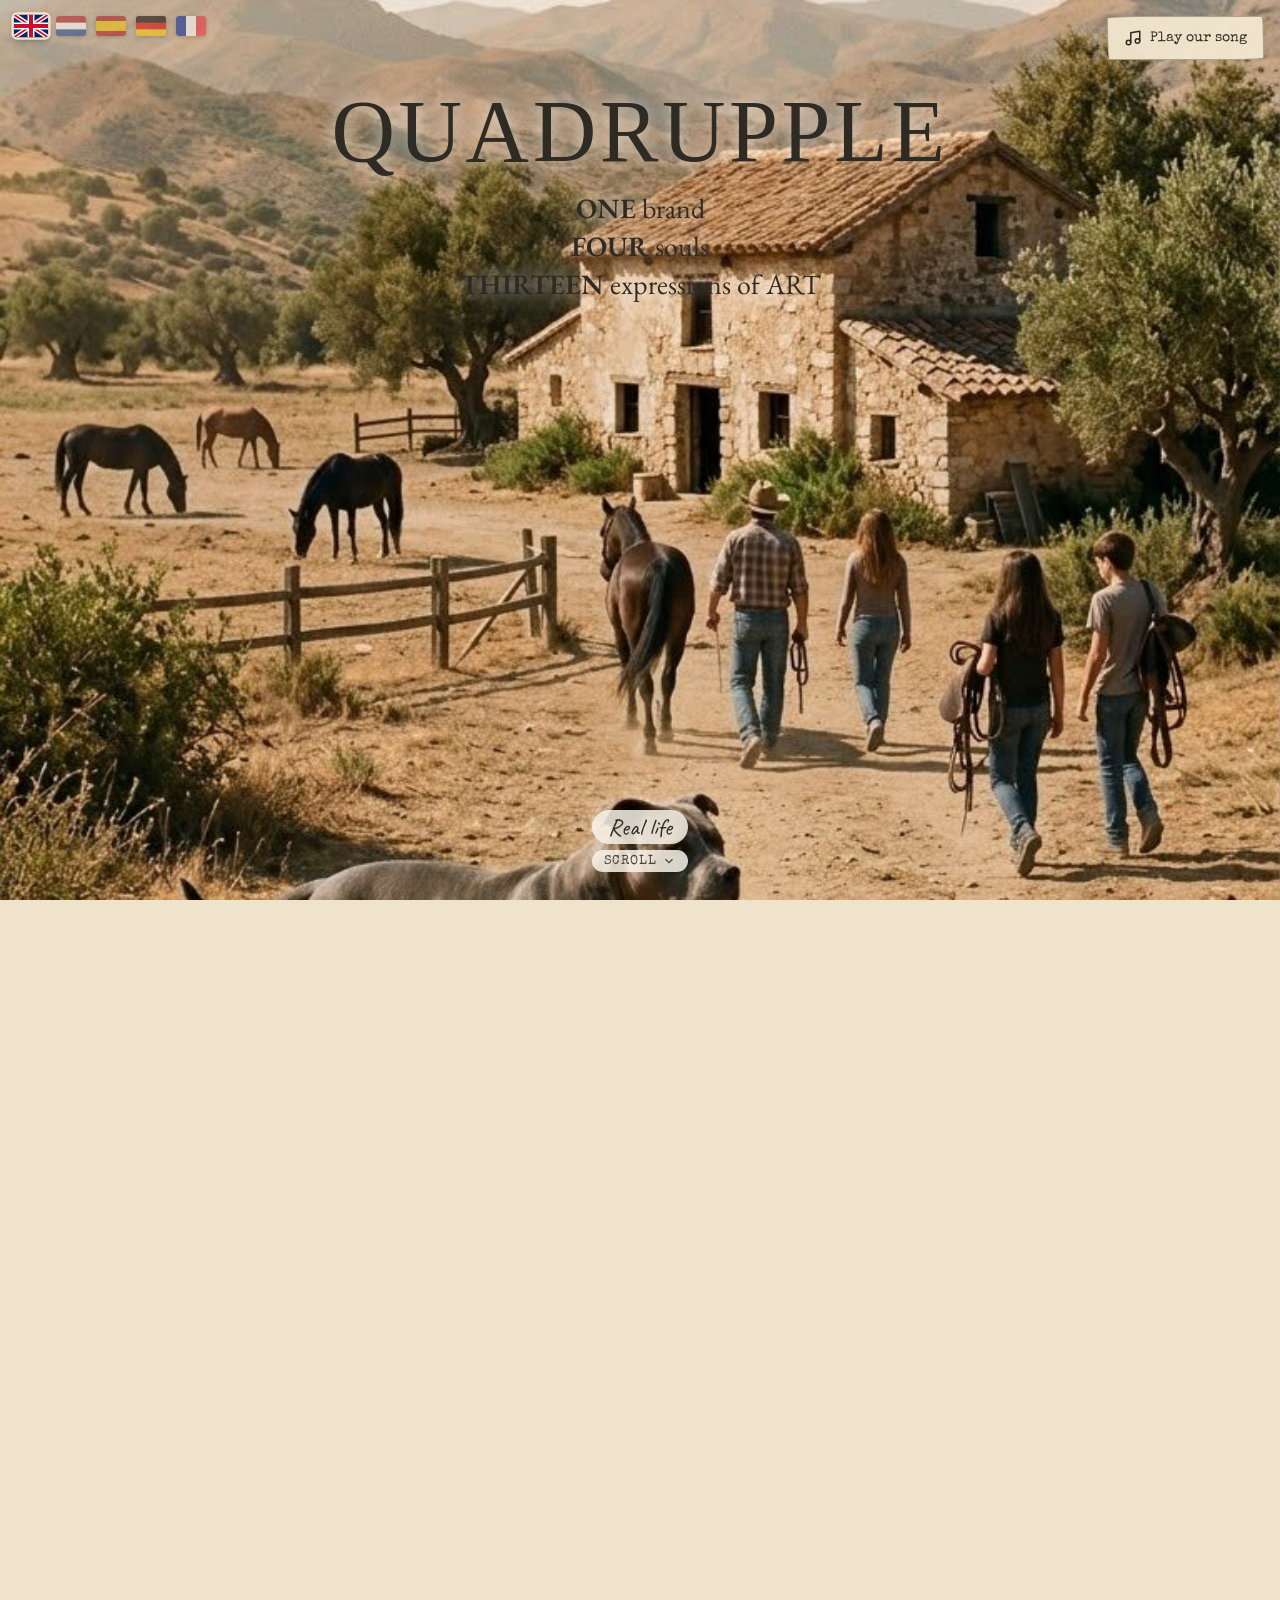
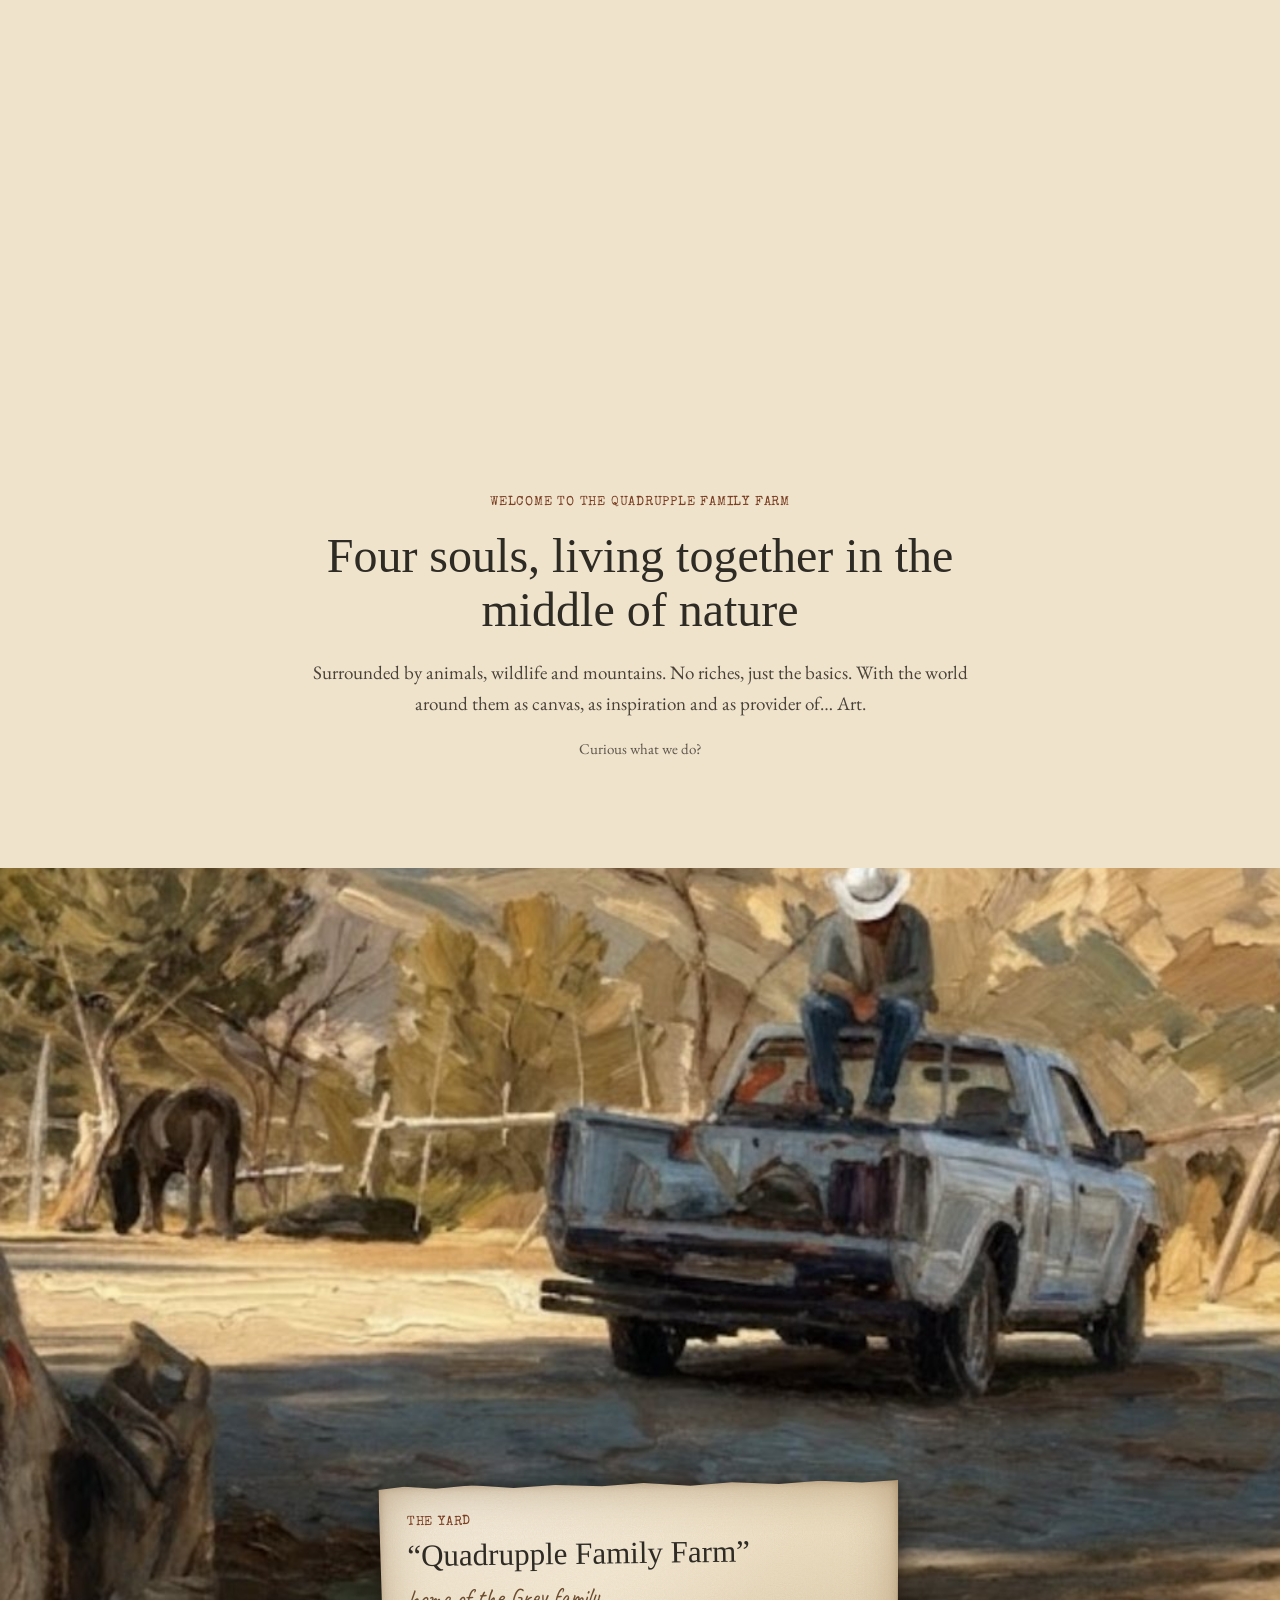
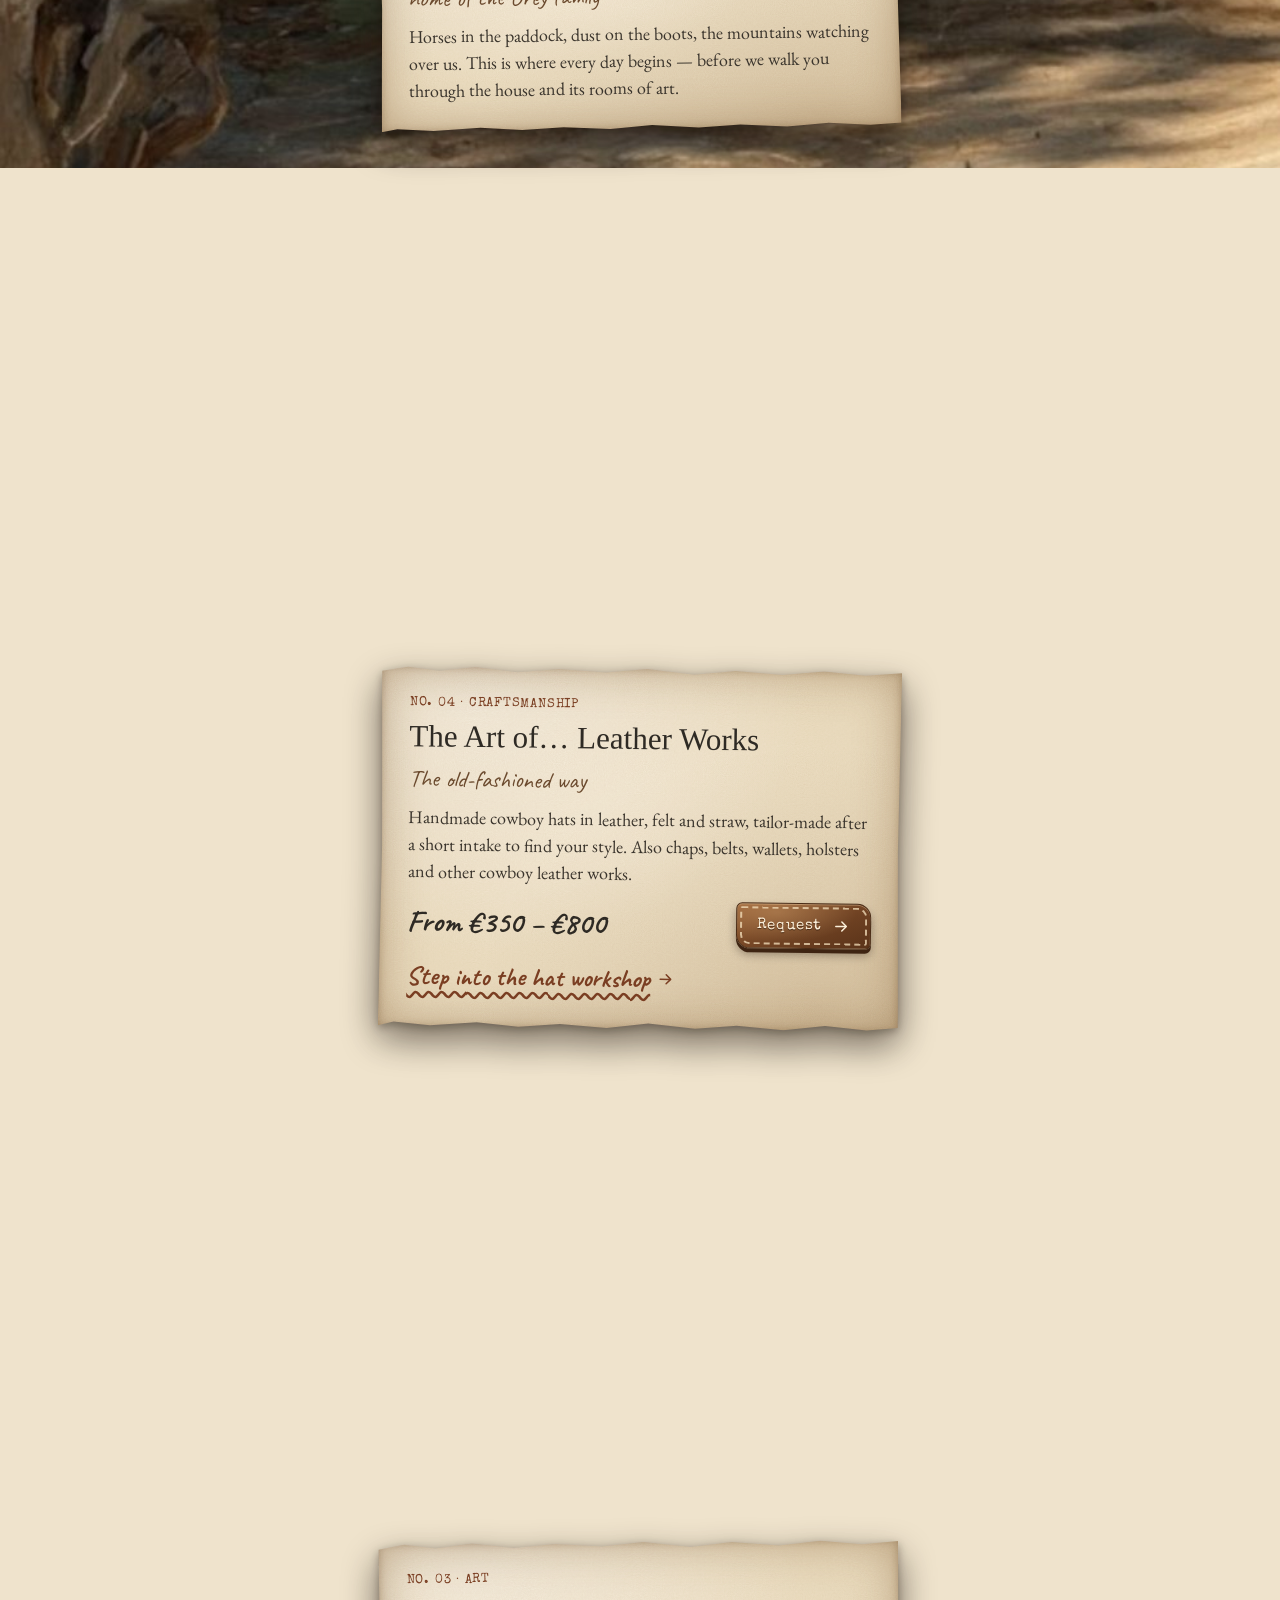
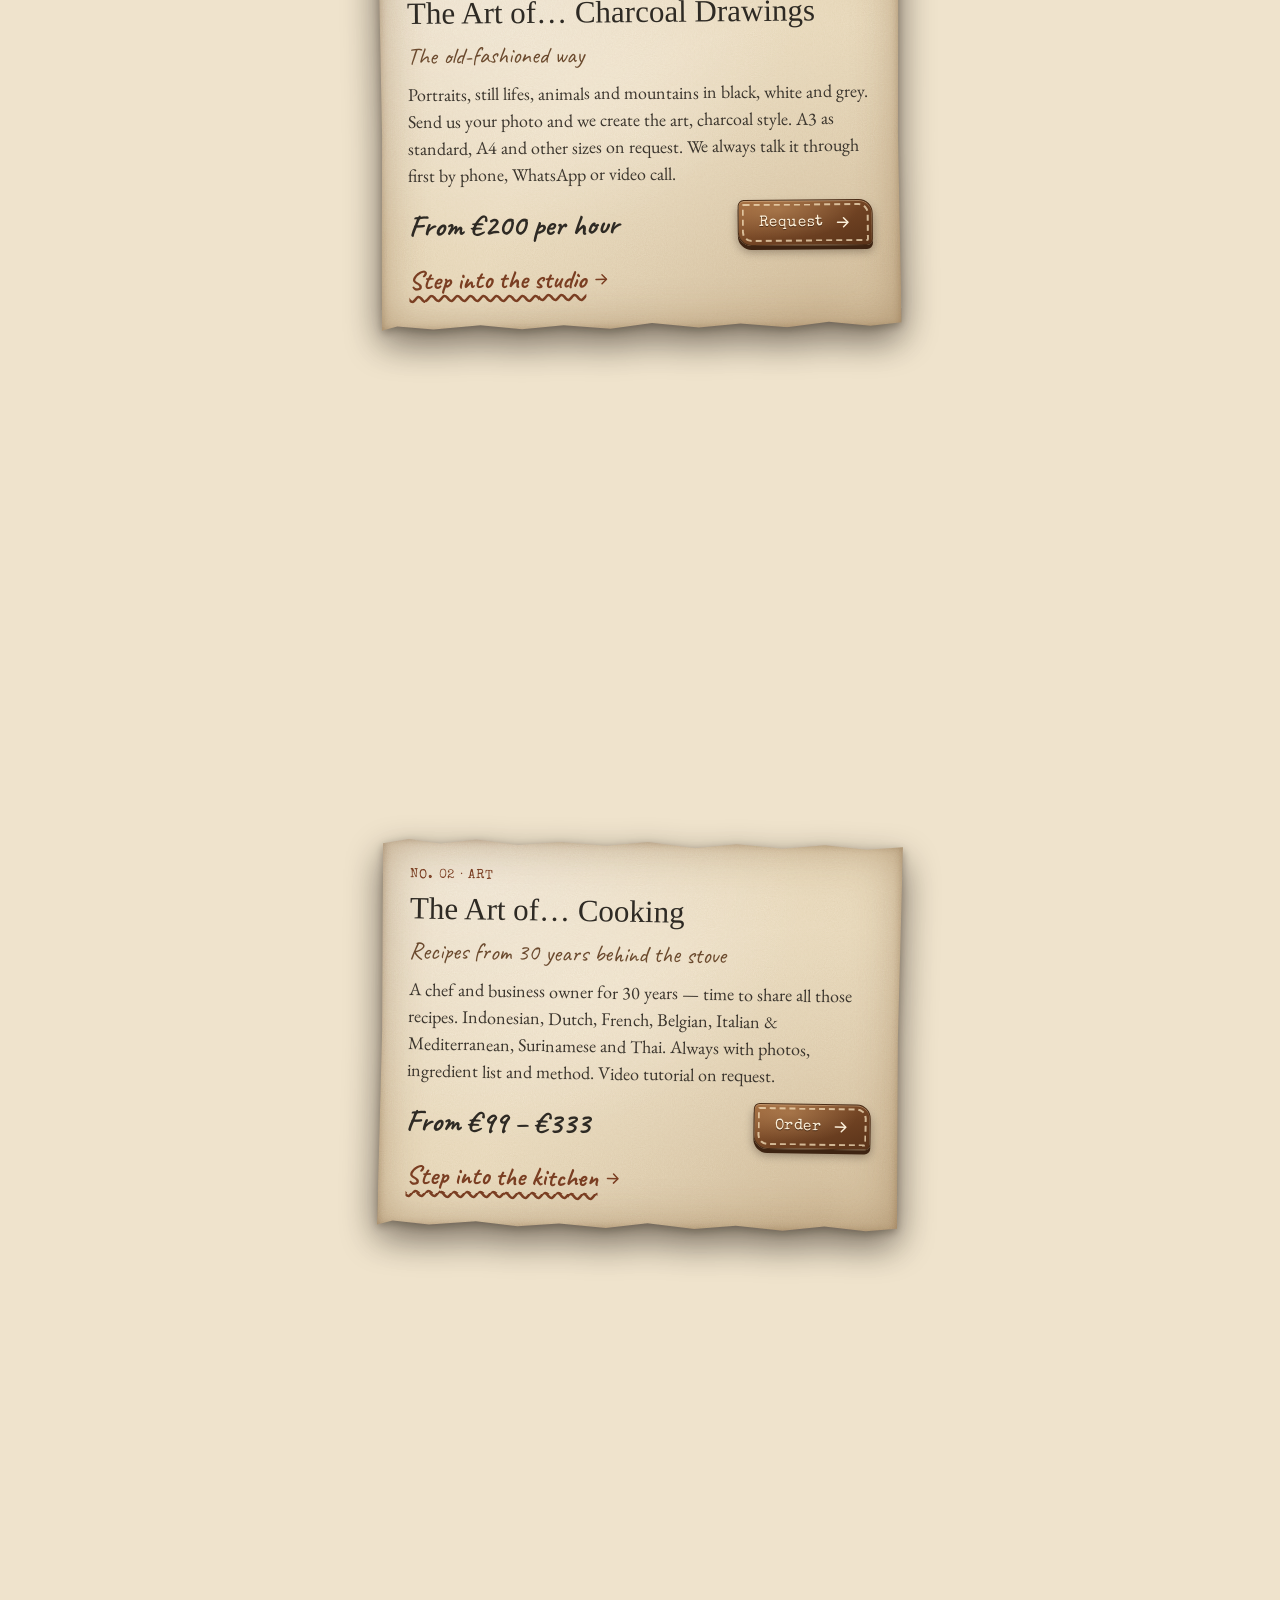
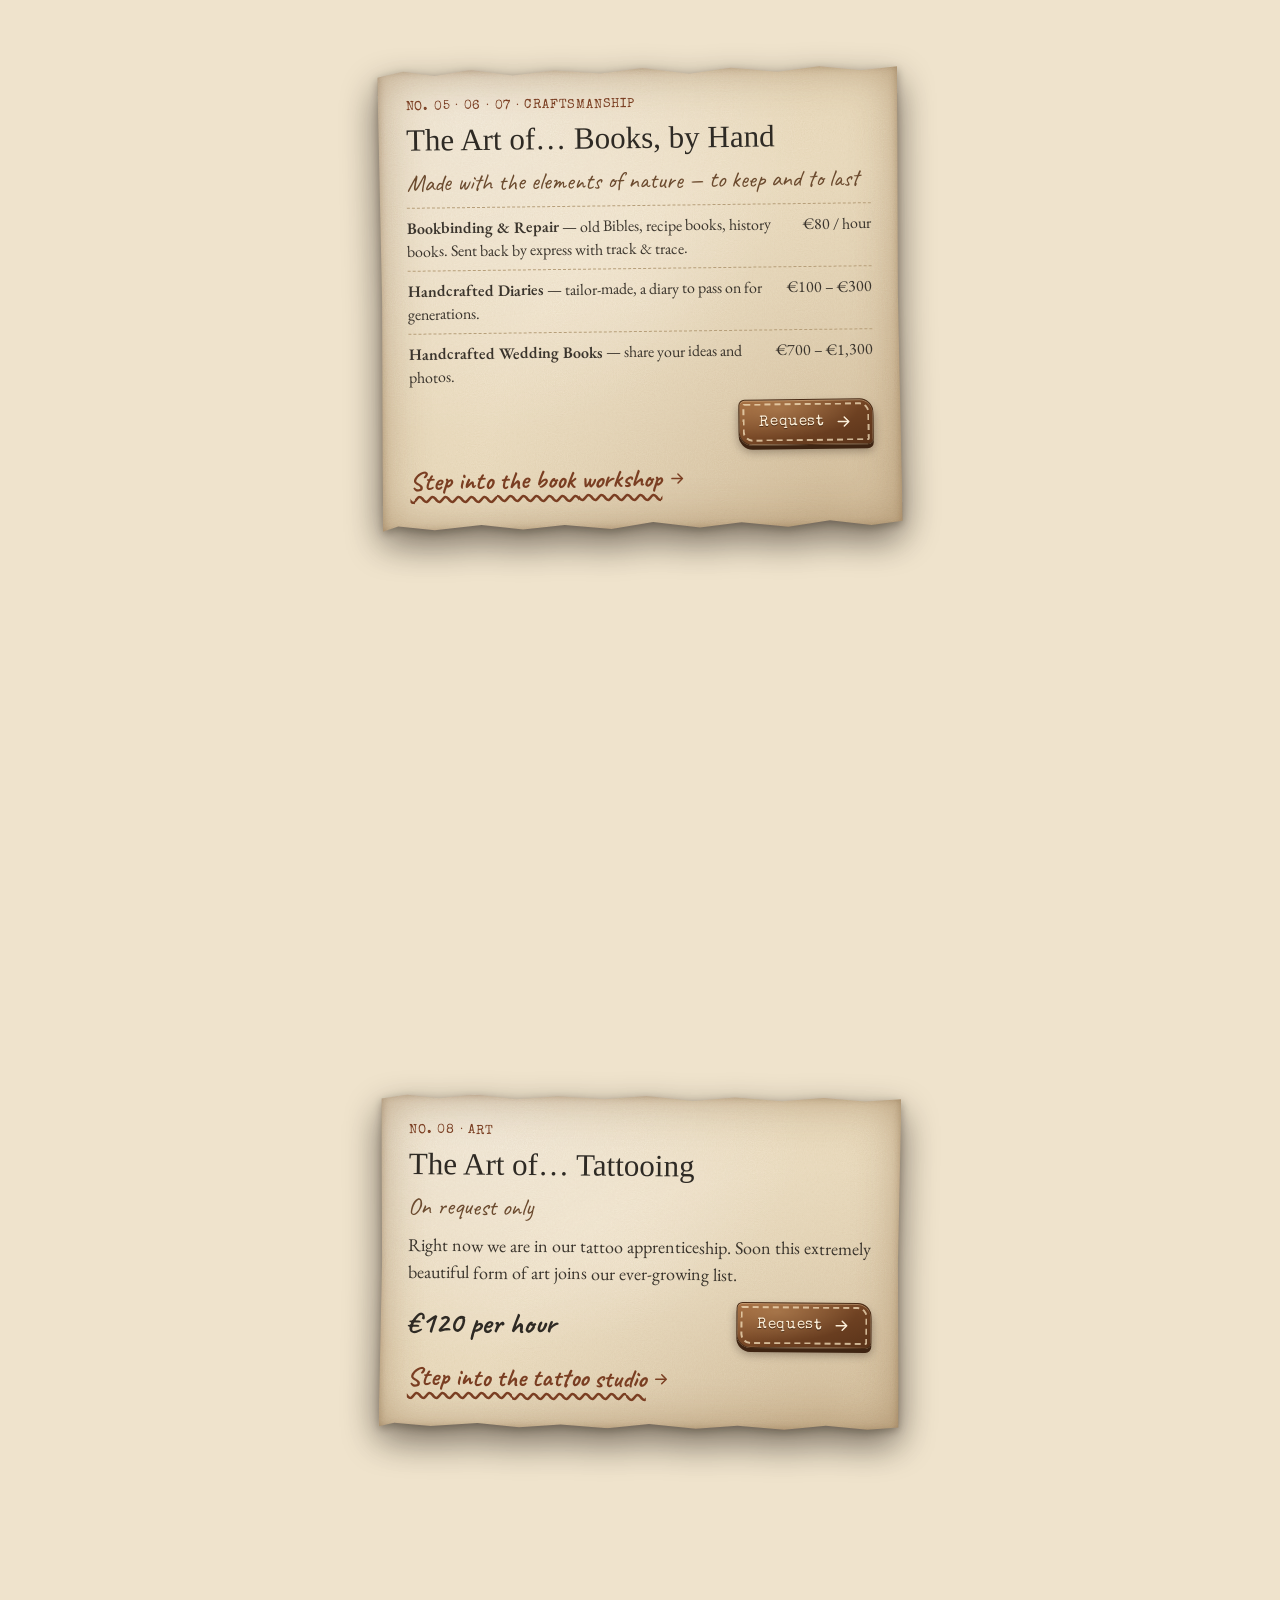
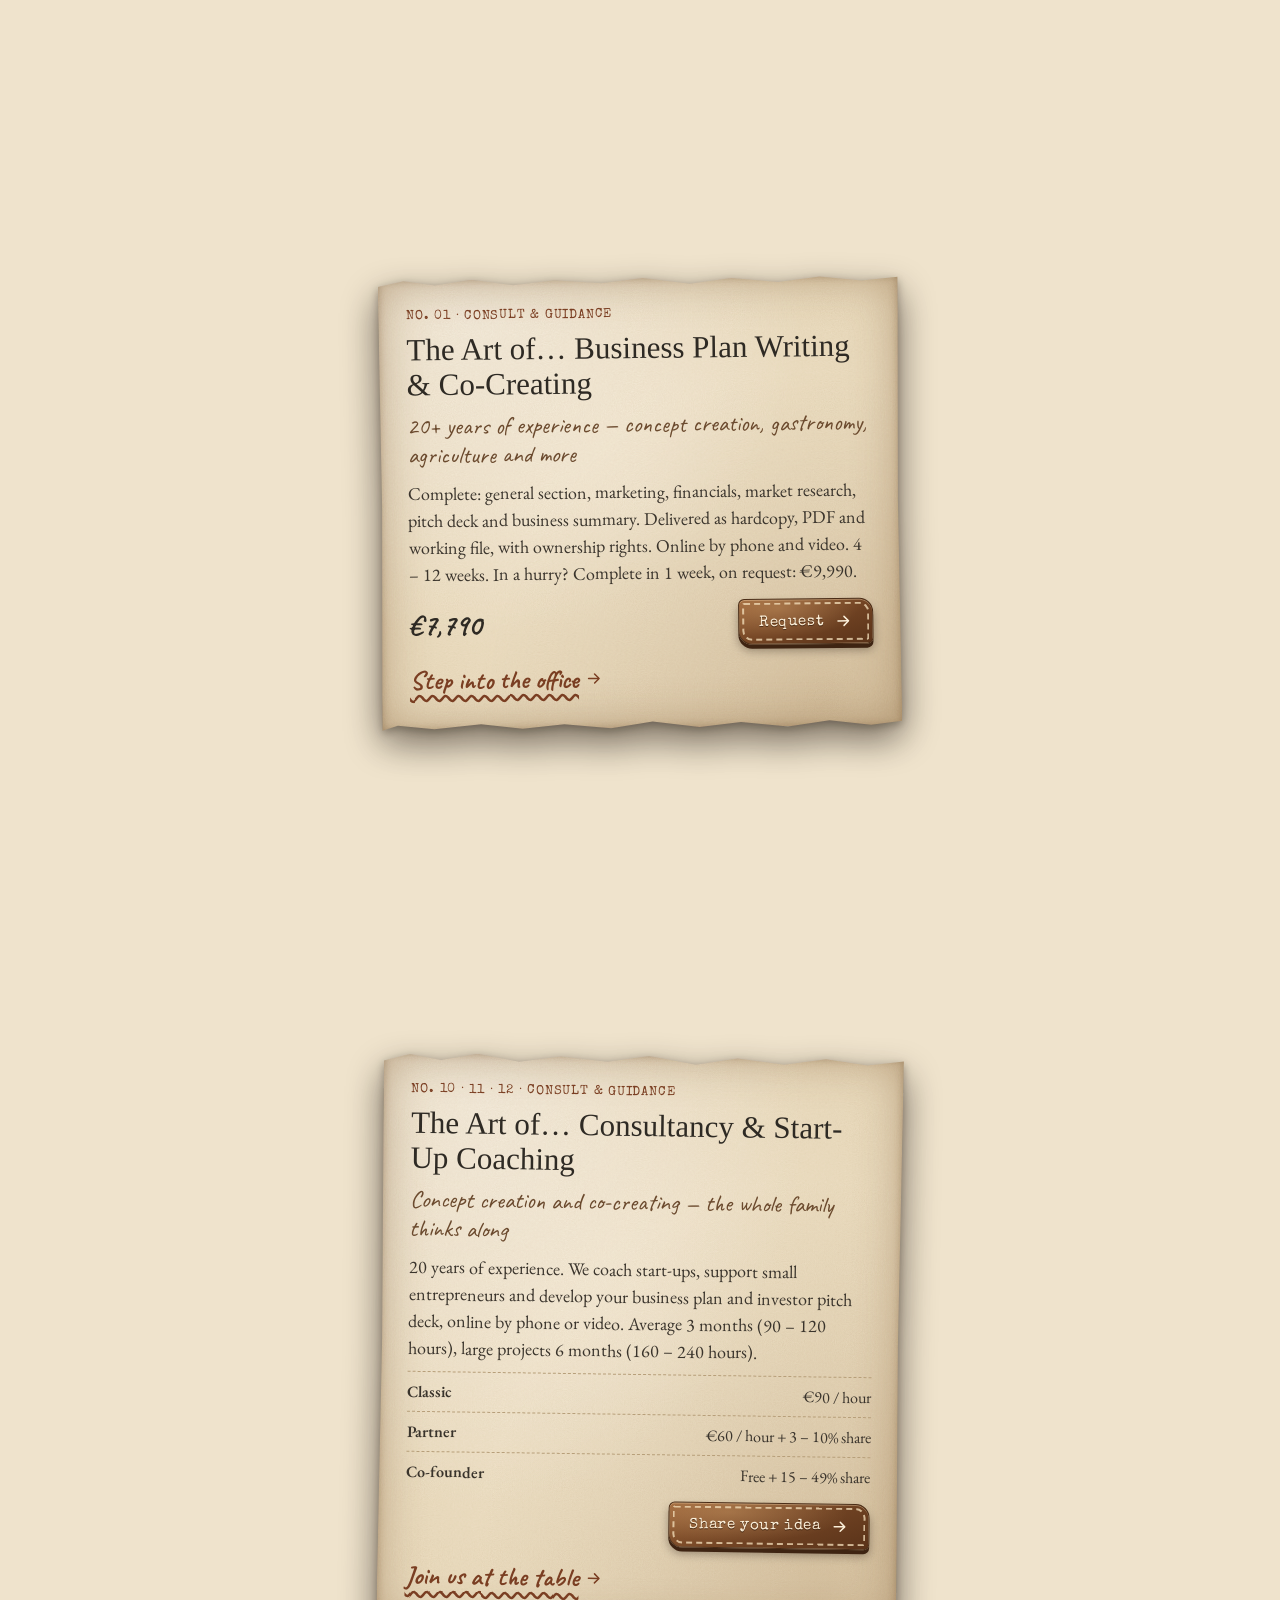
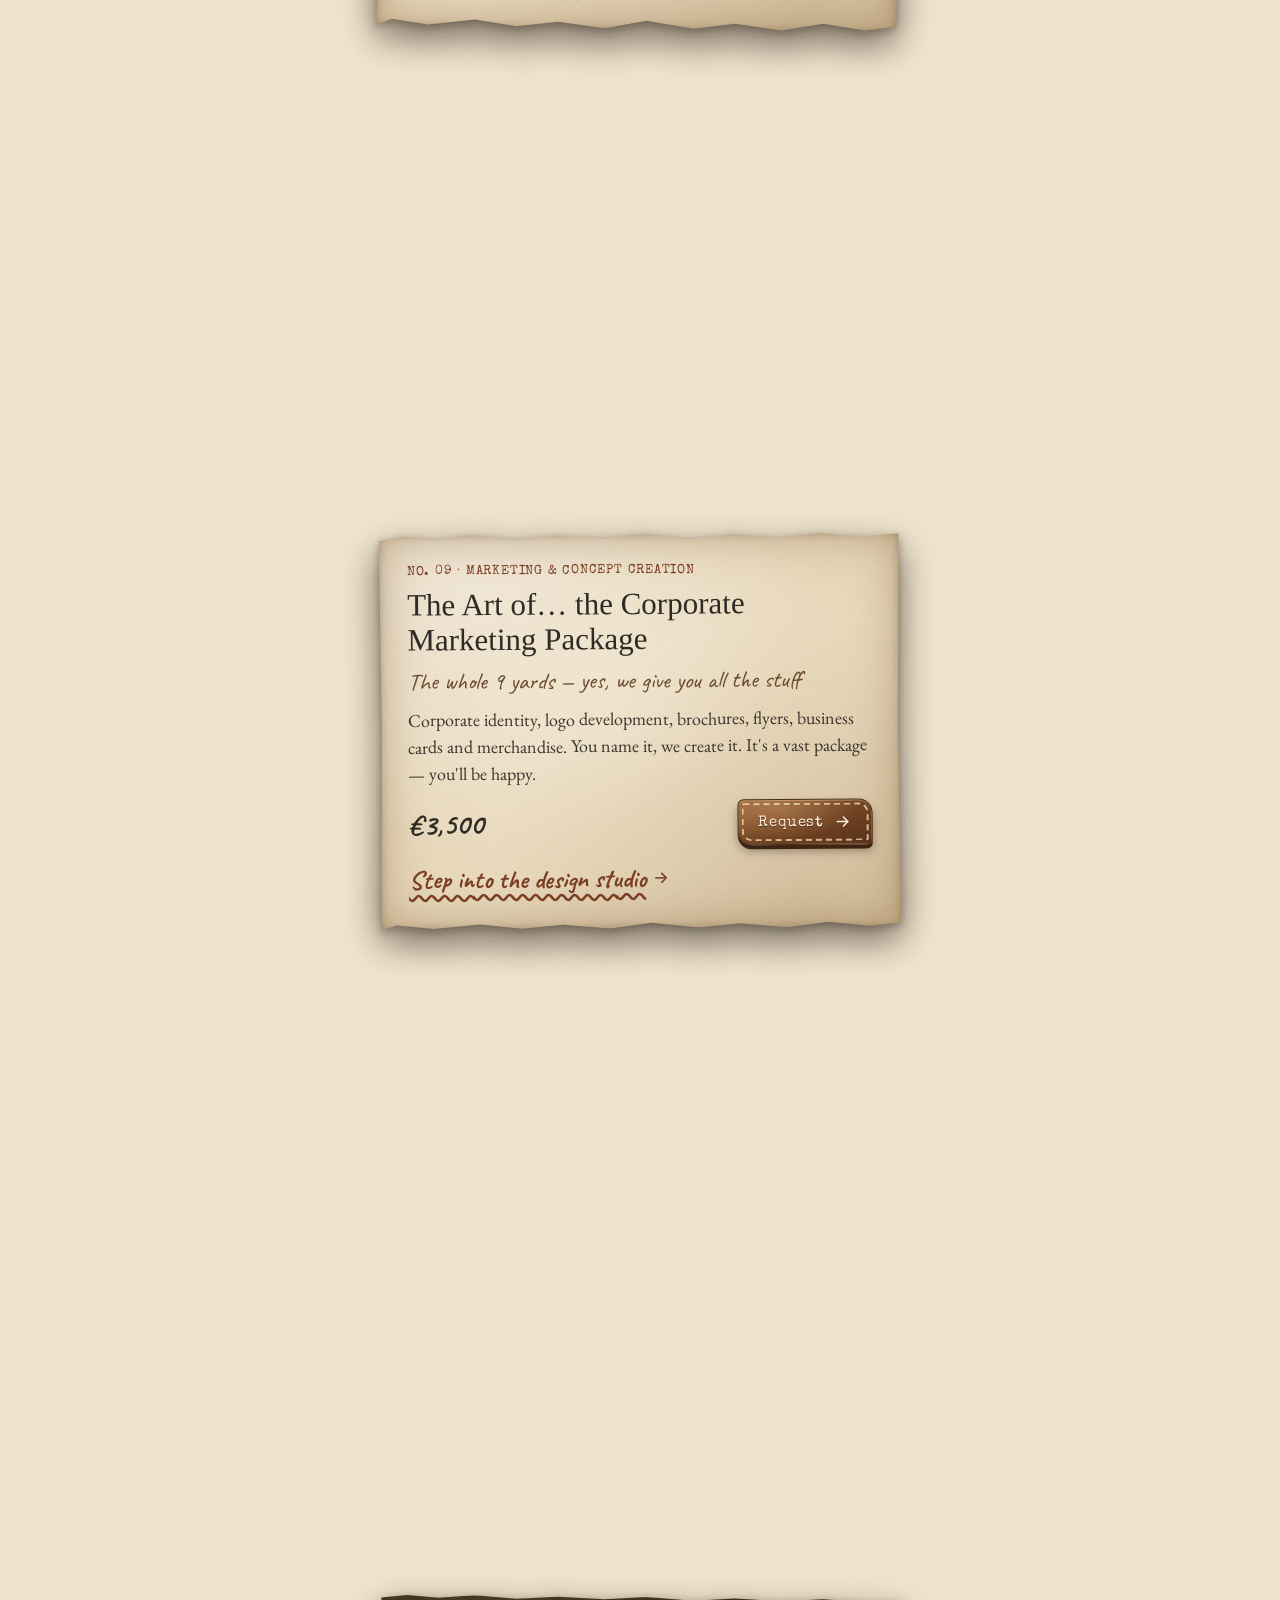
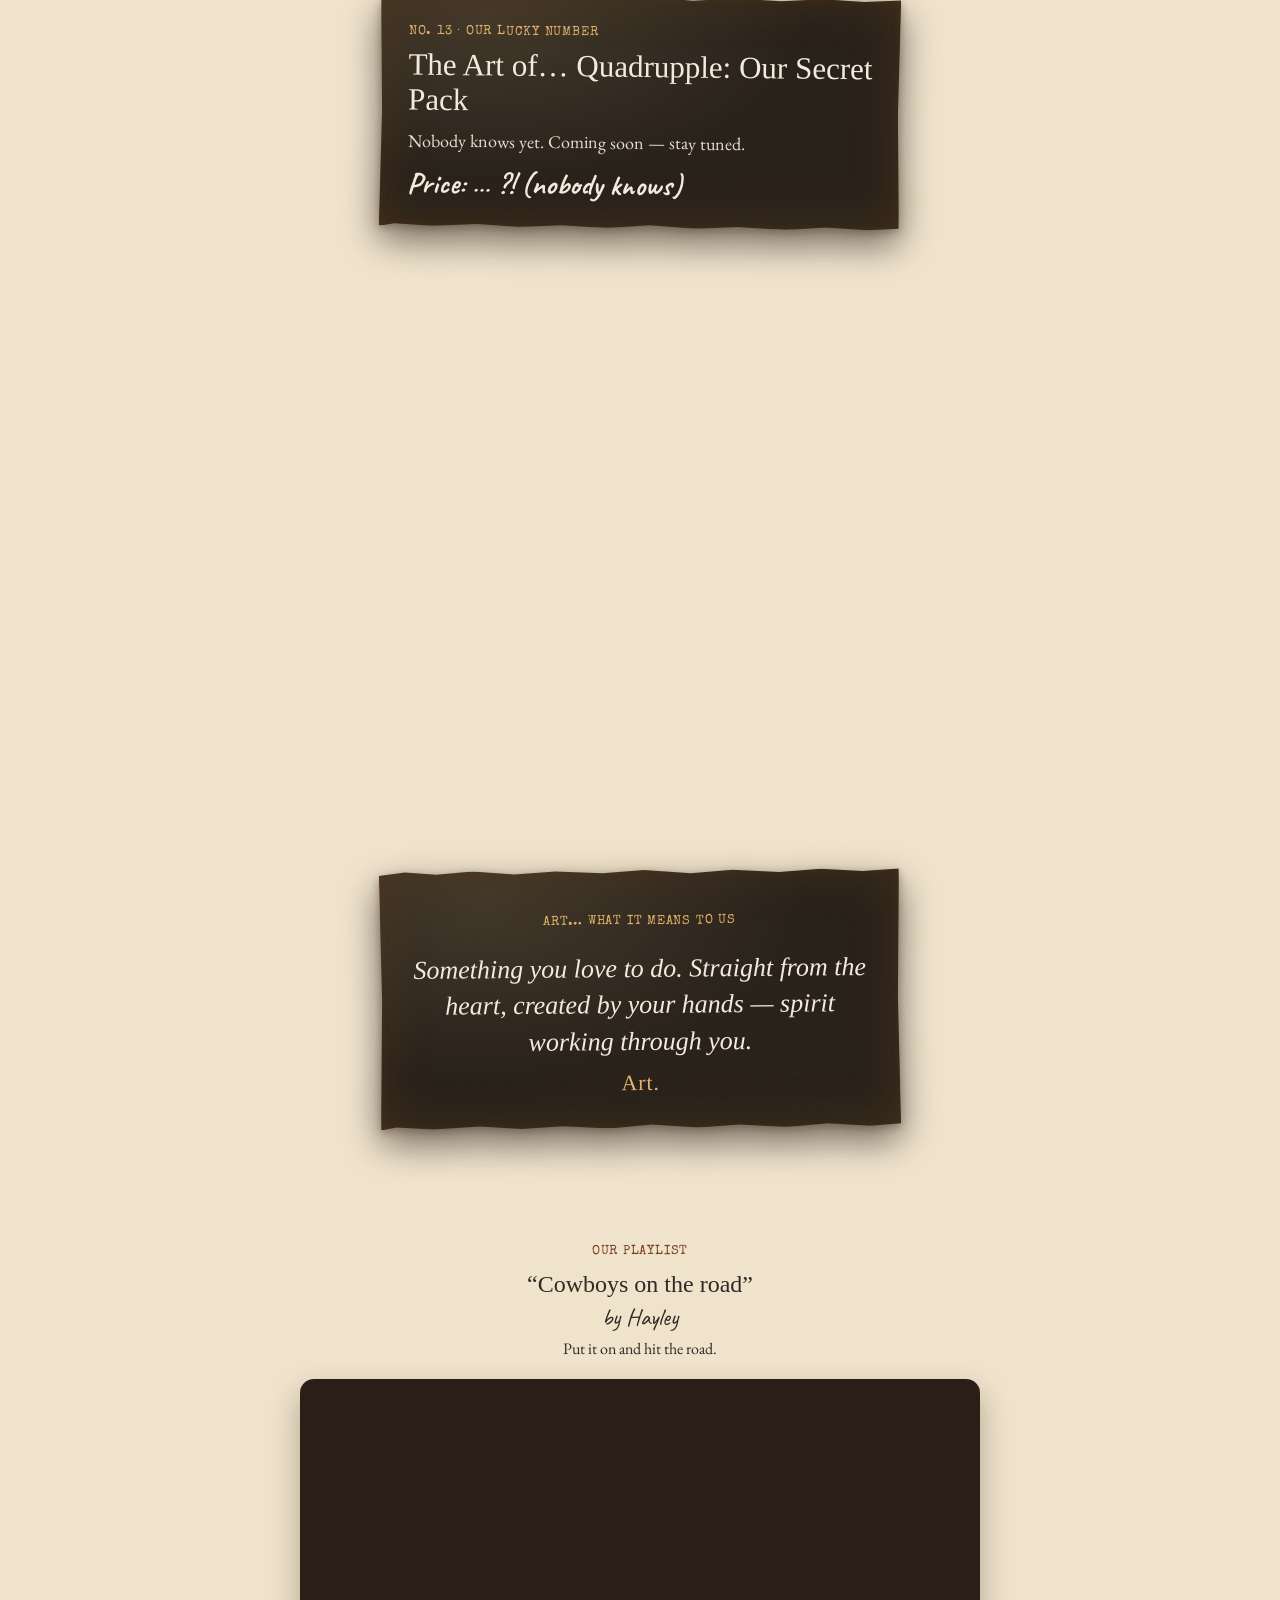
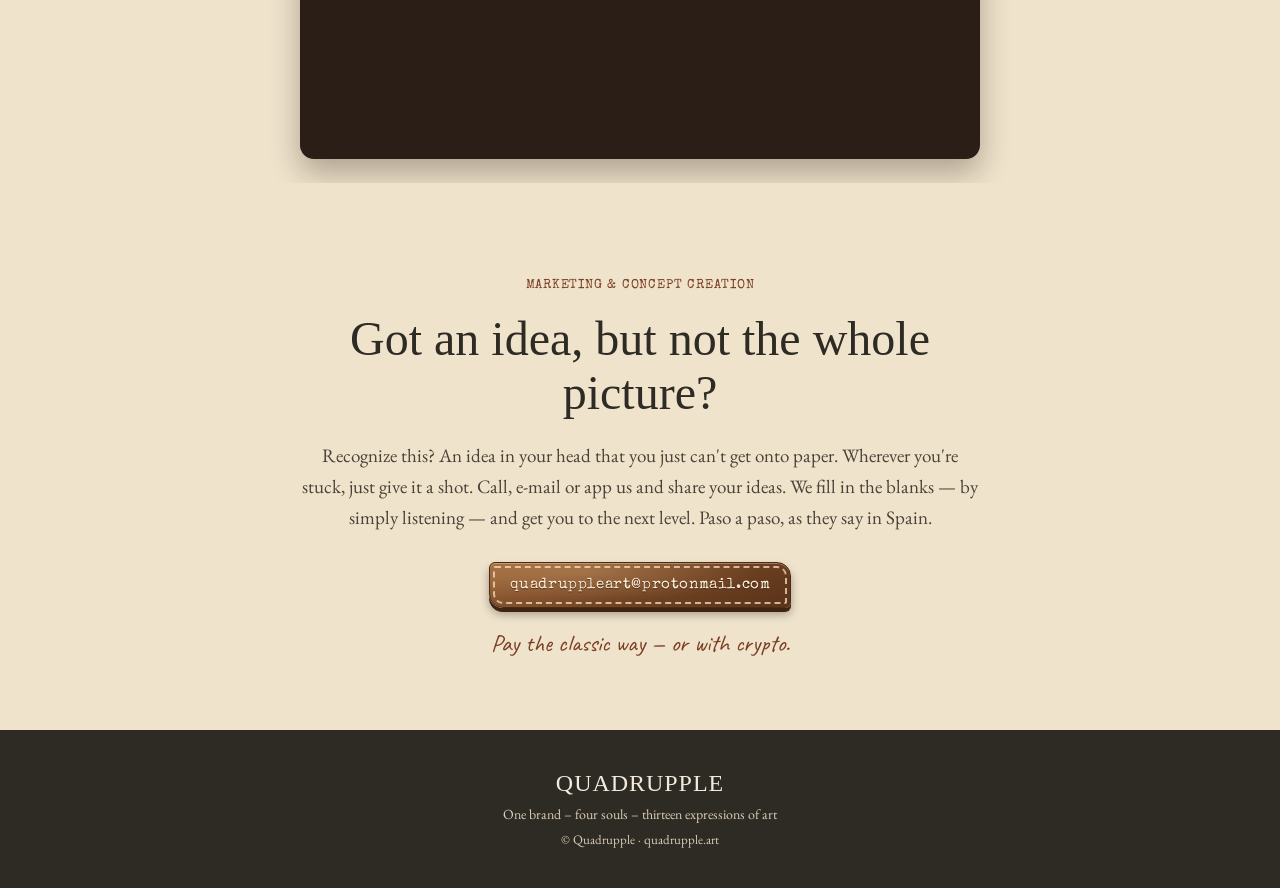
<file: index.html>
<!doctype html>
<html lang="en">
<head>
<meta charset="utf-8">
<meta name="viewport" content="width=device-width, initial-scale=1">
<title>Quadrupple – One brand, four souls, thirteen expressions of art</title>
<meta name="description" content="Quadrupple Family Farm: four souls in the Spanish mountains and thirteen crafts made by hand — leather works and cowboy hats, charcoal drawings, recipes, books, tattoo, business plans, consultancy and marketing.">
<link rel="preconnect" href="https://fonts.googleapis.com">
<link rel="preconnect" href="https://fonts.gstatic.com" crossorigin>
<link href="https://fonts.googleapis.com/css2?family=IM+Fell+English:ital@0;1&family=IM+Fell+English+SC&family=EB+Garamond:ital,wght@0,400;0,600;1,400&family=Caveat:wght@500;700&family=Special+Elite&family=Libre+Franklin:wght@400;500;600&display=swap" rel="stylesheet">
<link rel="stylesheet" href="assets/style.css?v=15">
</head>
<body>
<main id="app"></main>
<script src="assets/lang.js?v=15"></script>
<script src="assets/main.js?v=15"></script>
</body>
</html>
</file>
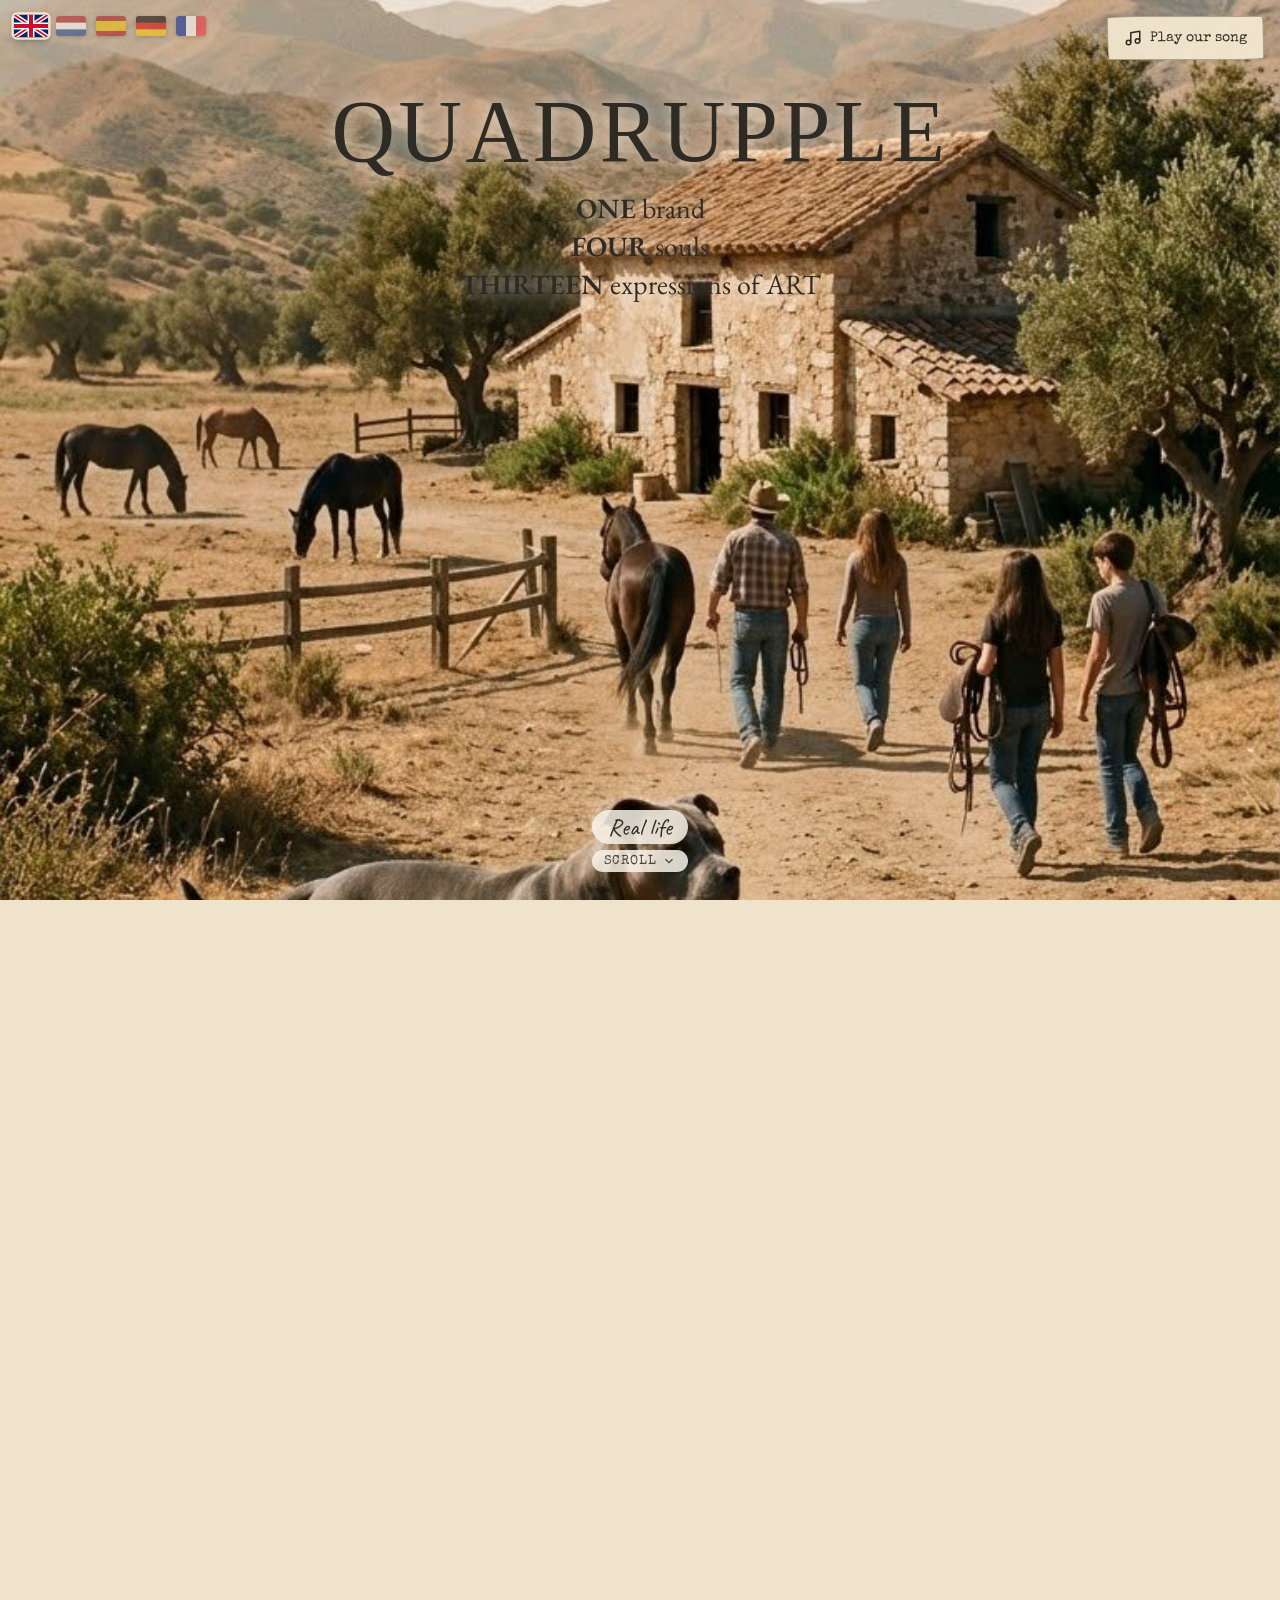
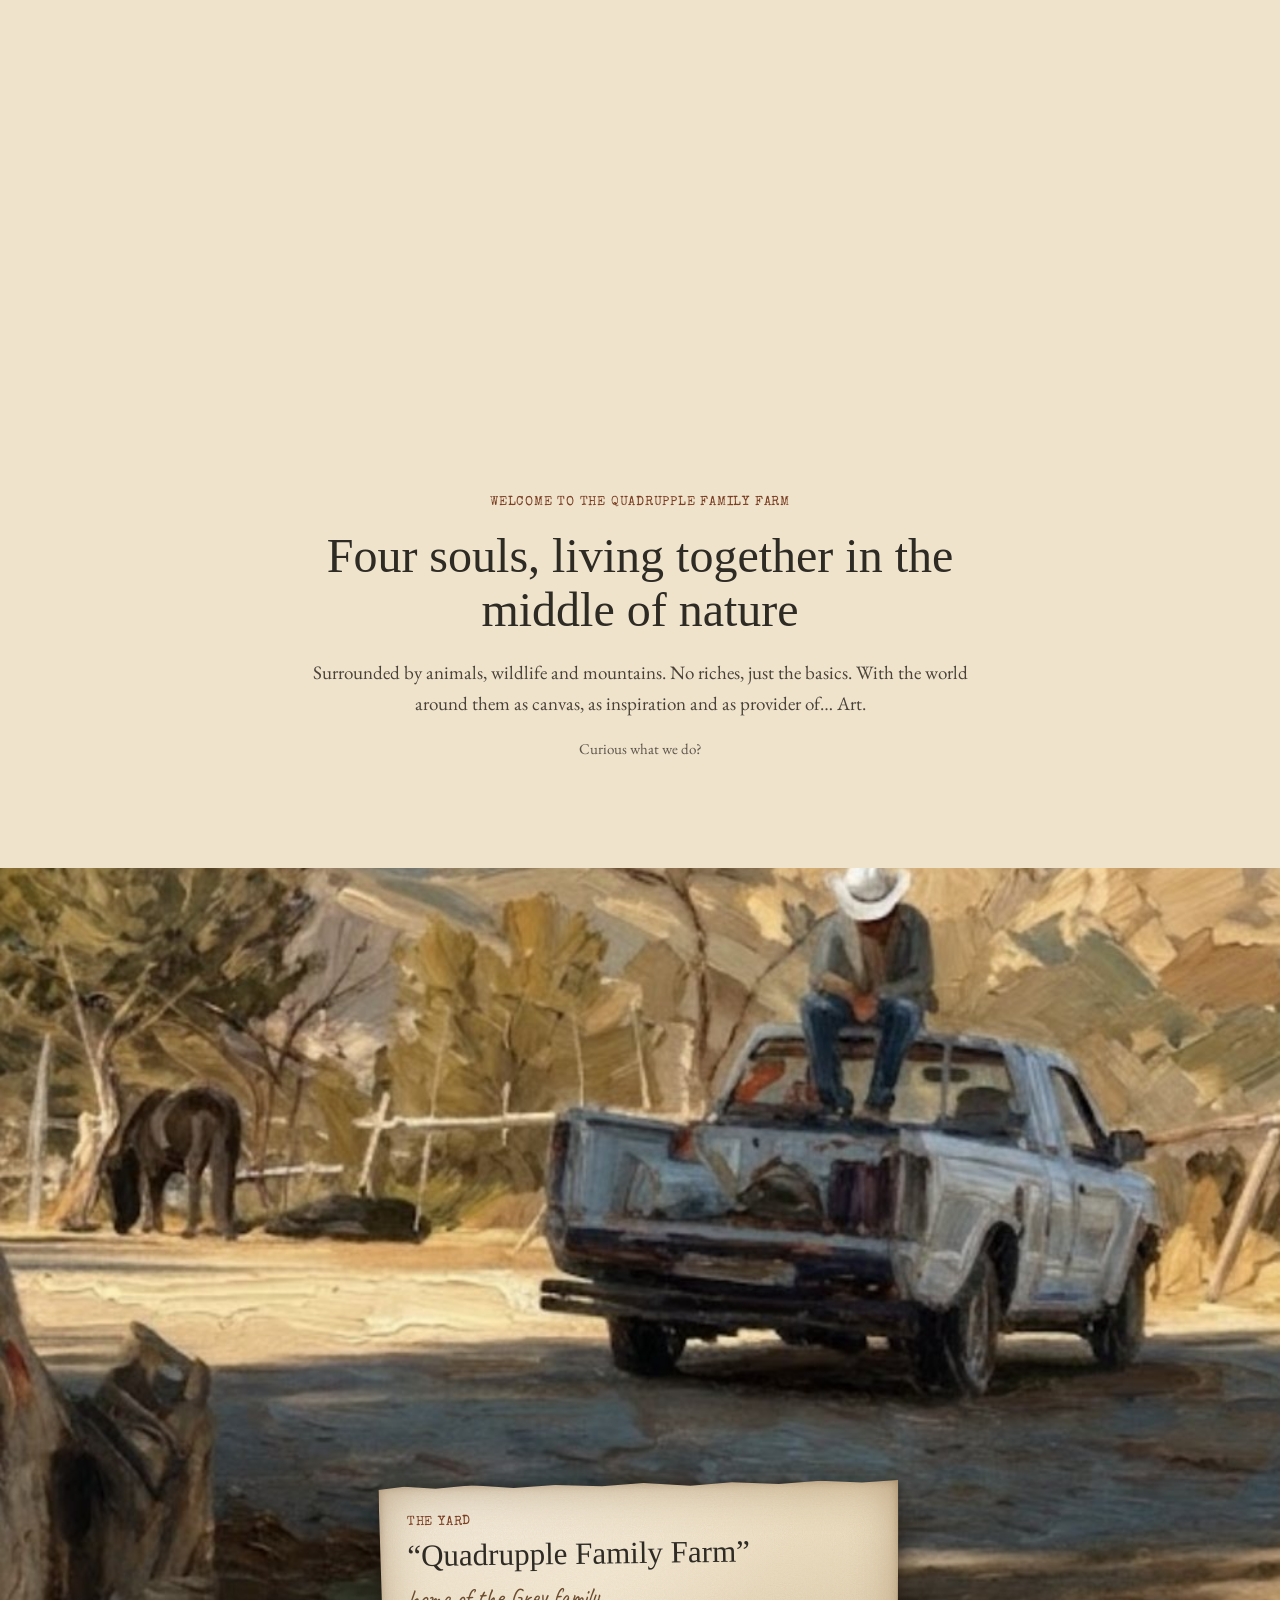
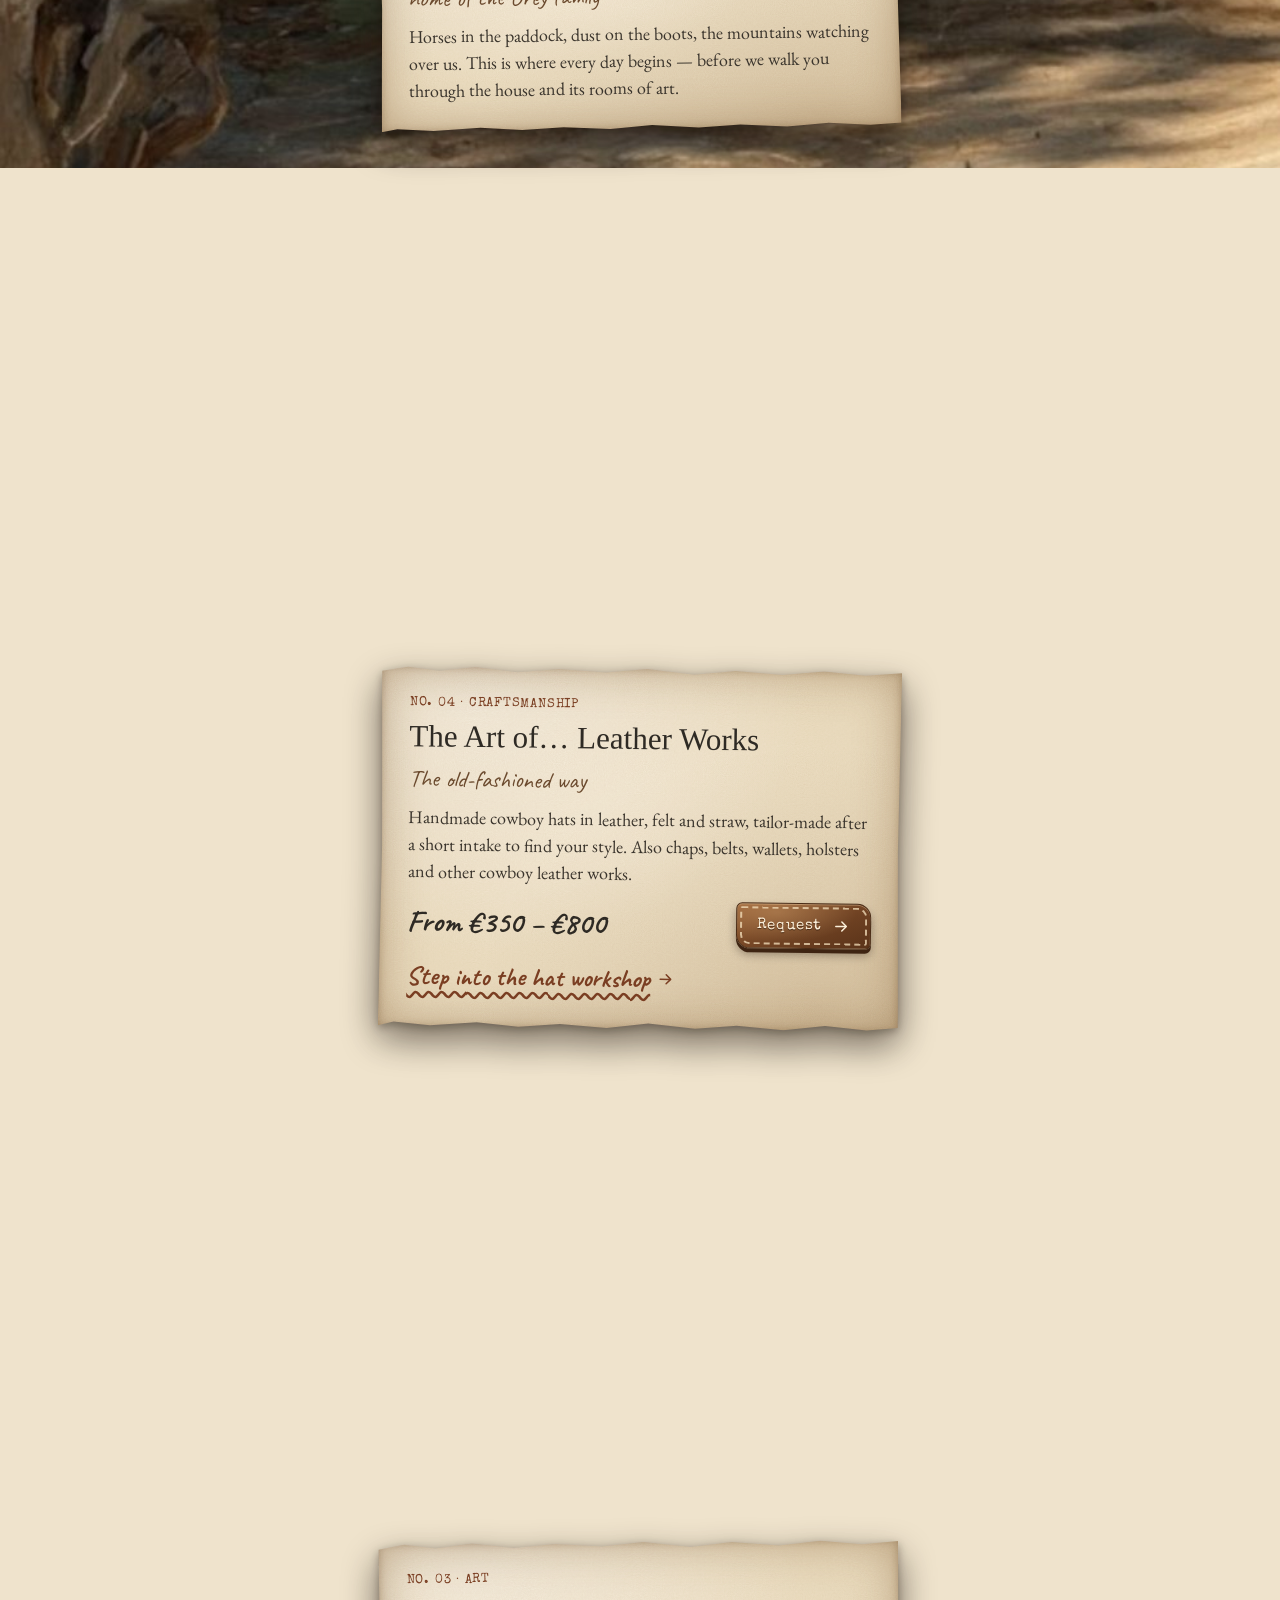
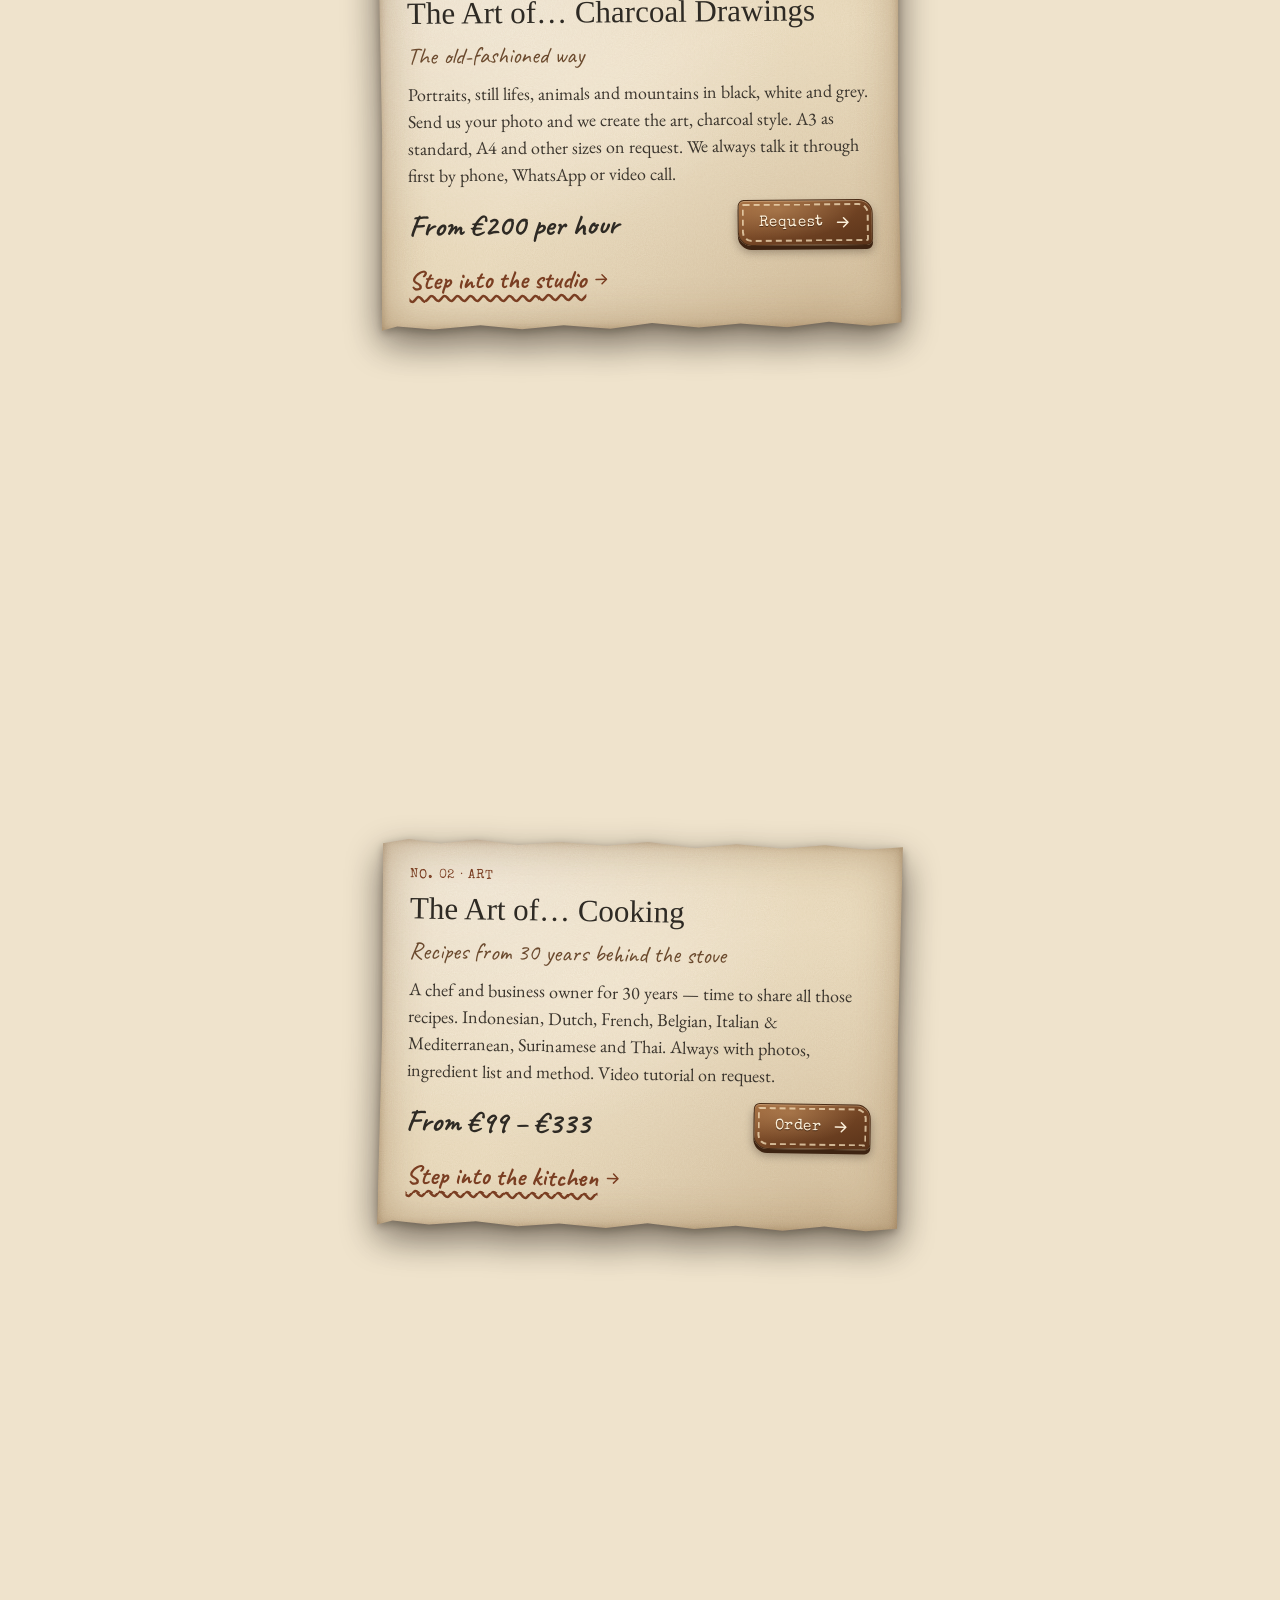
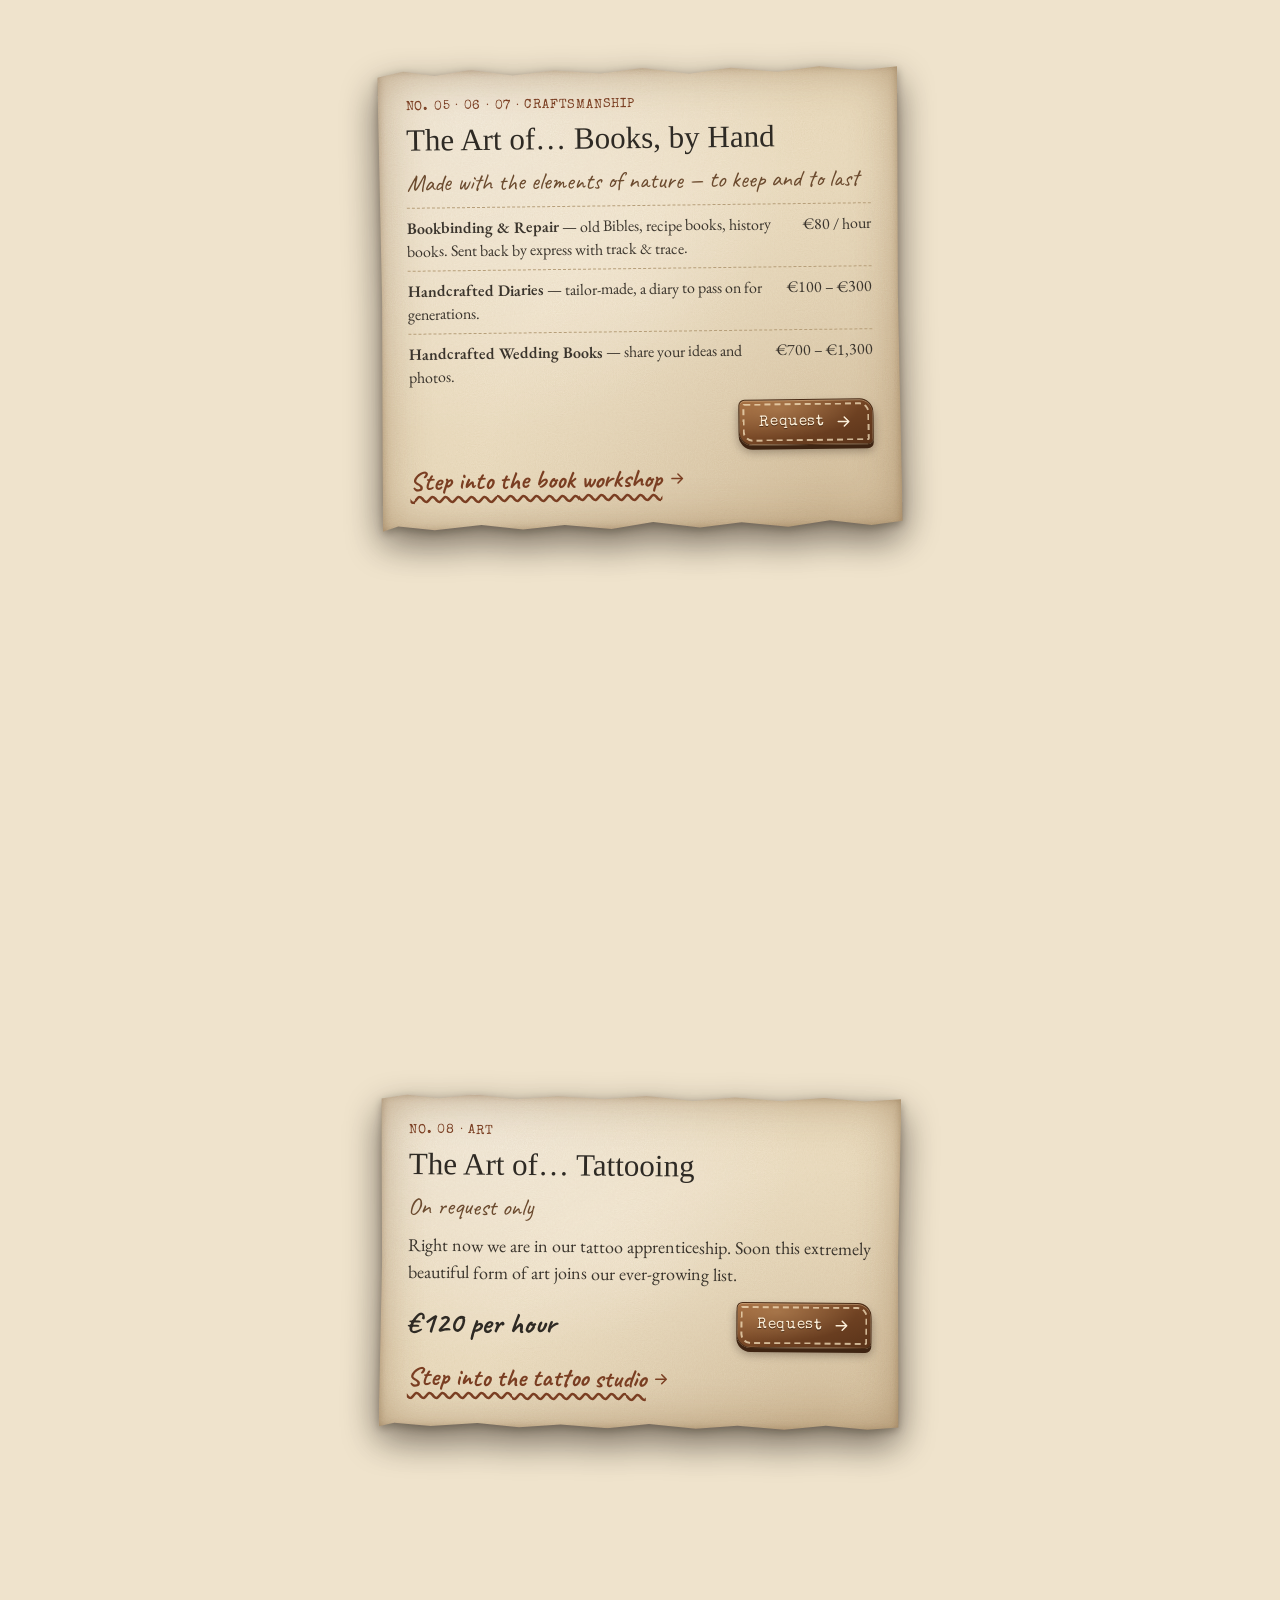
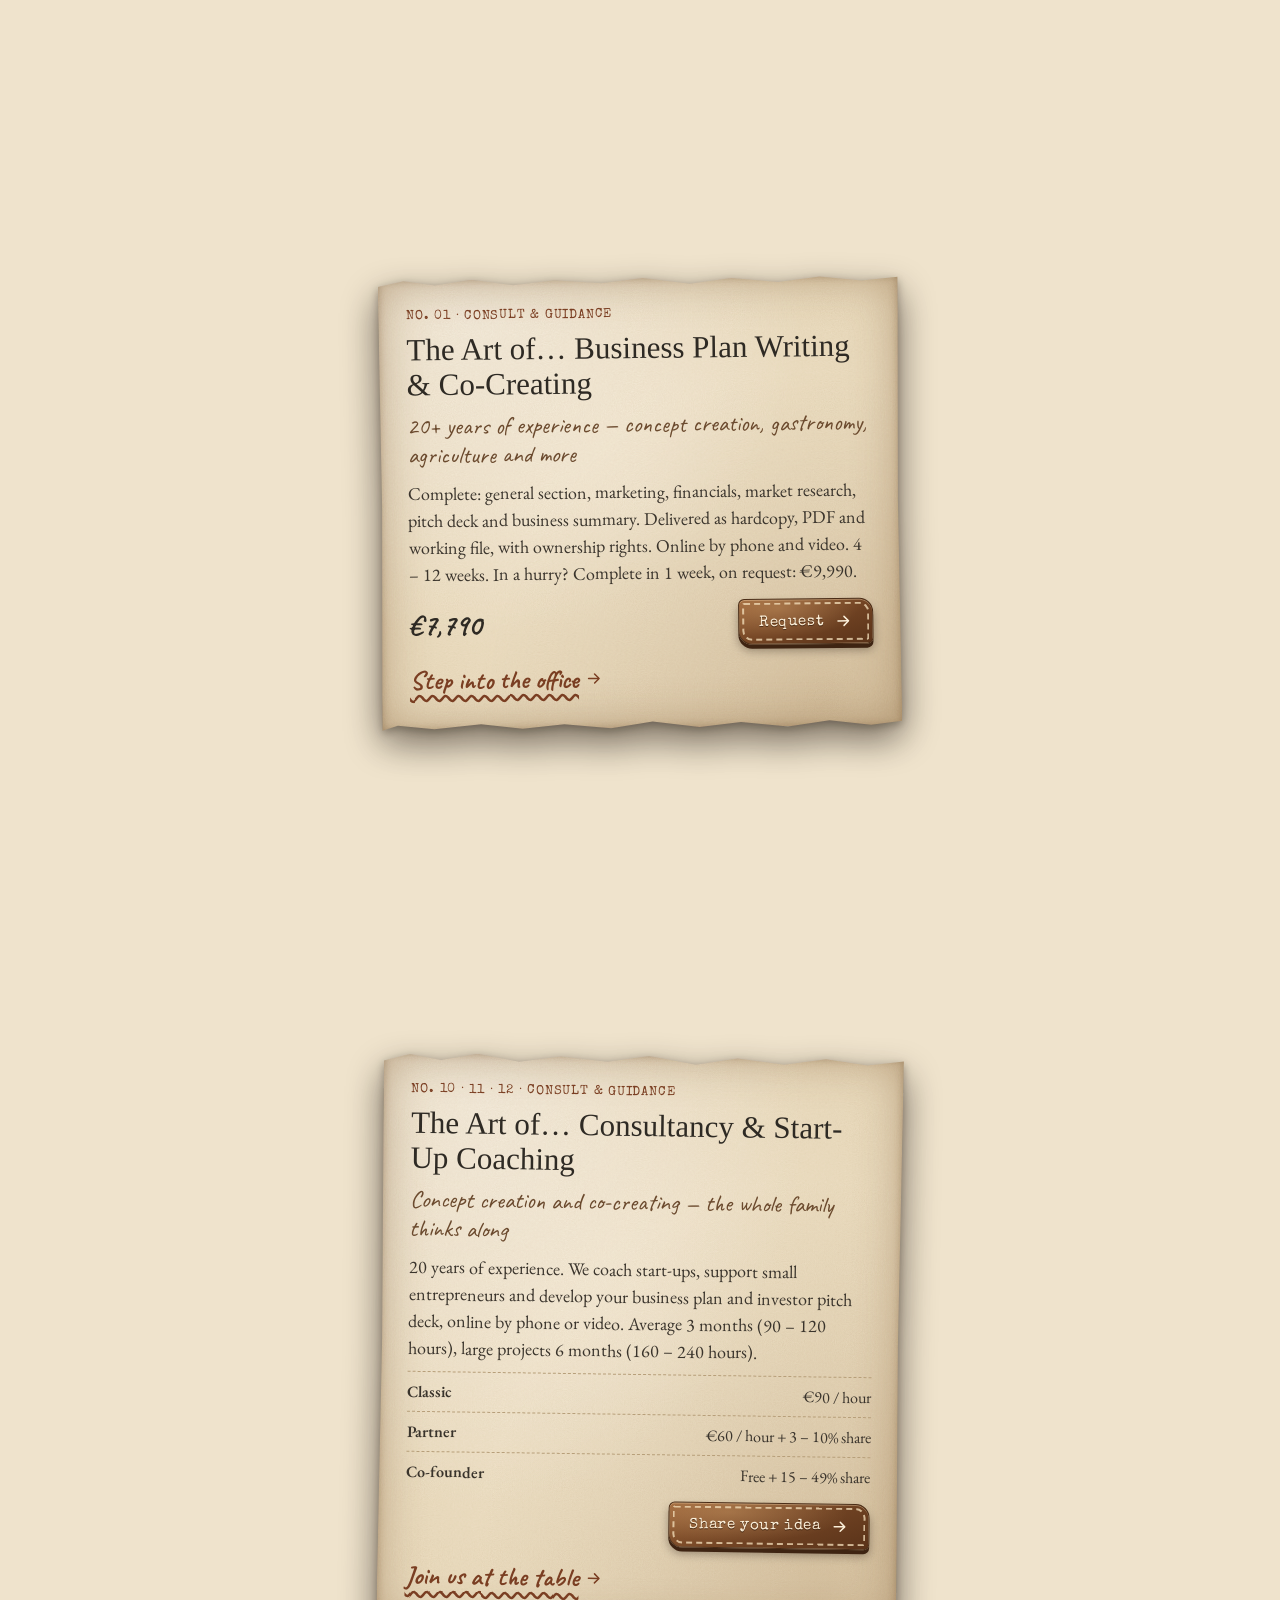
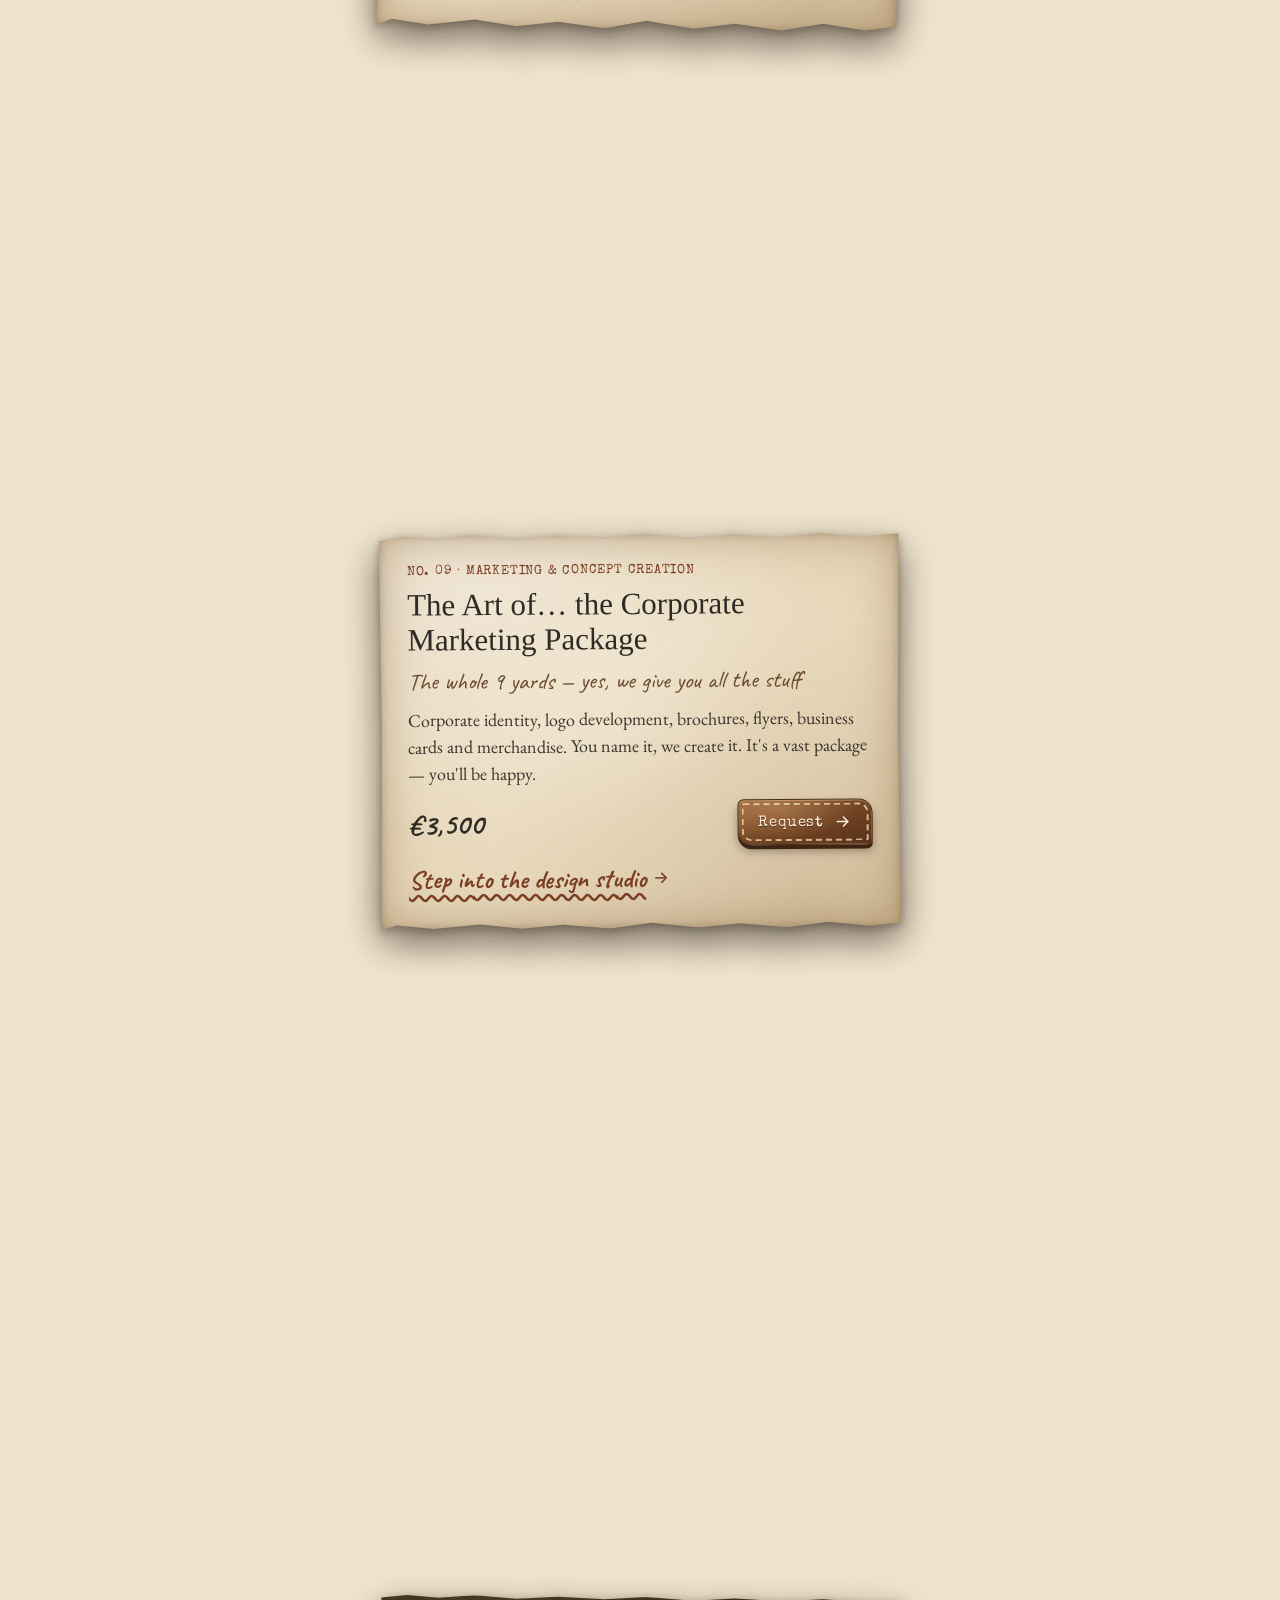
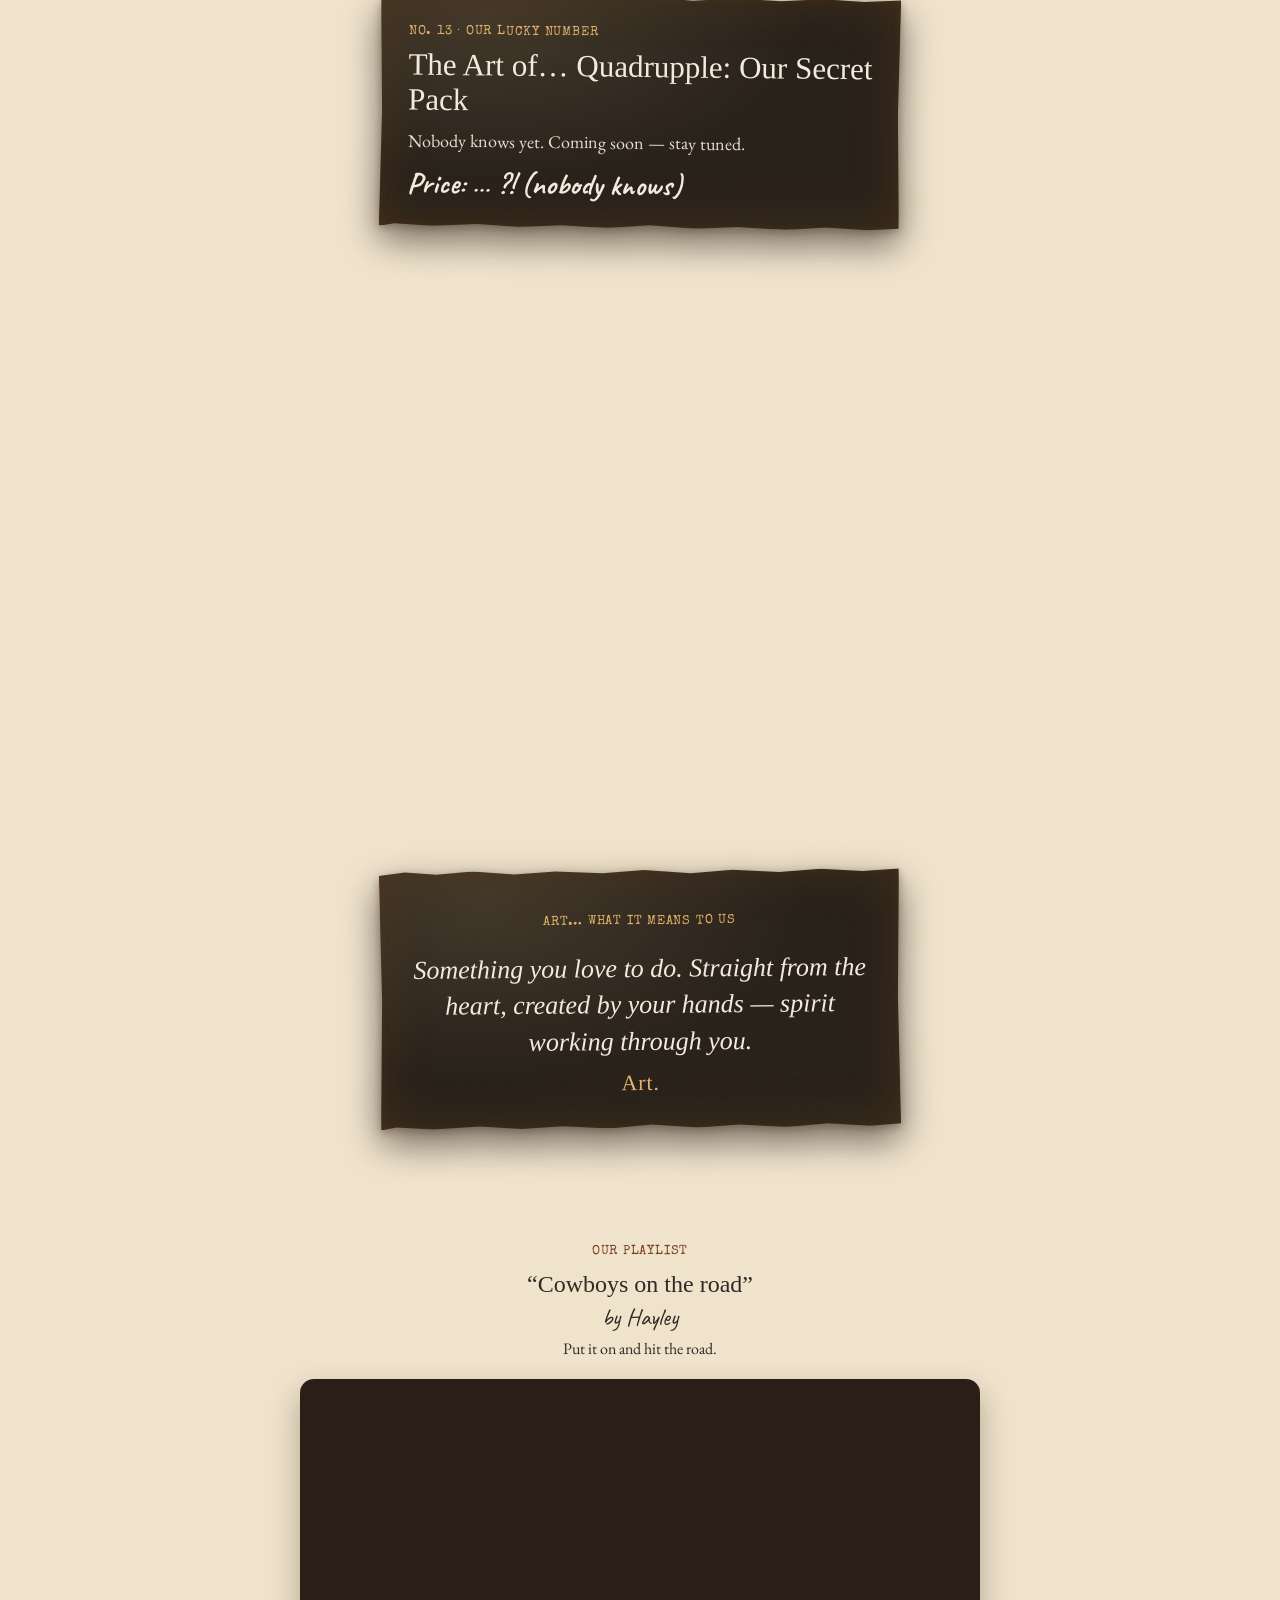
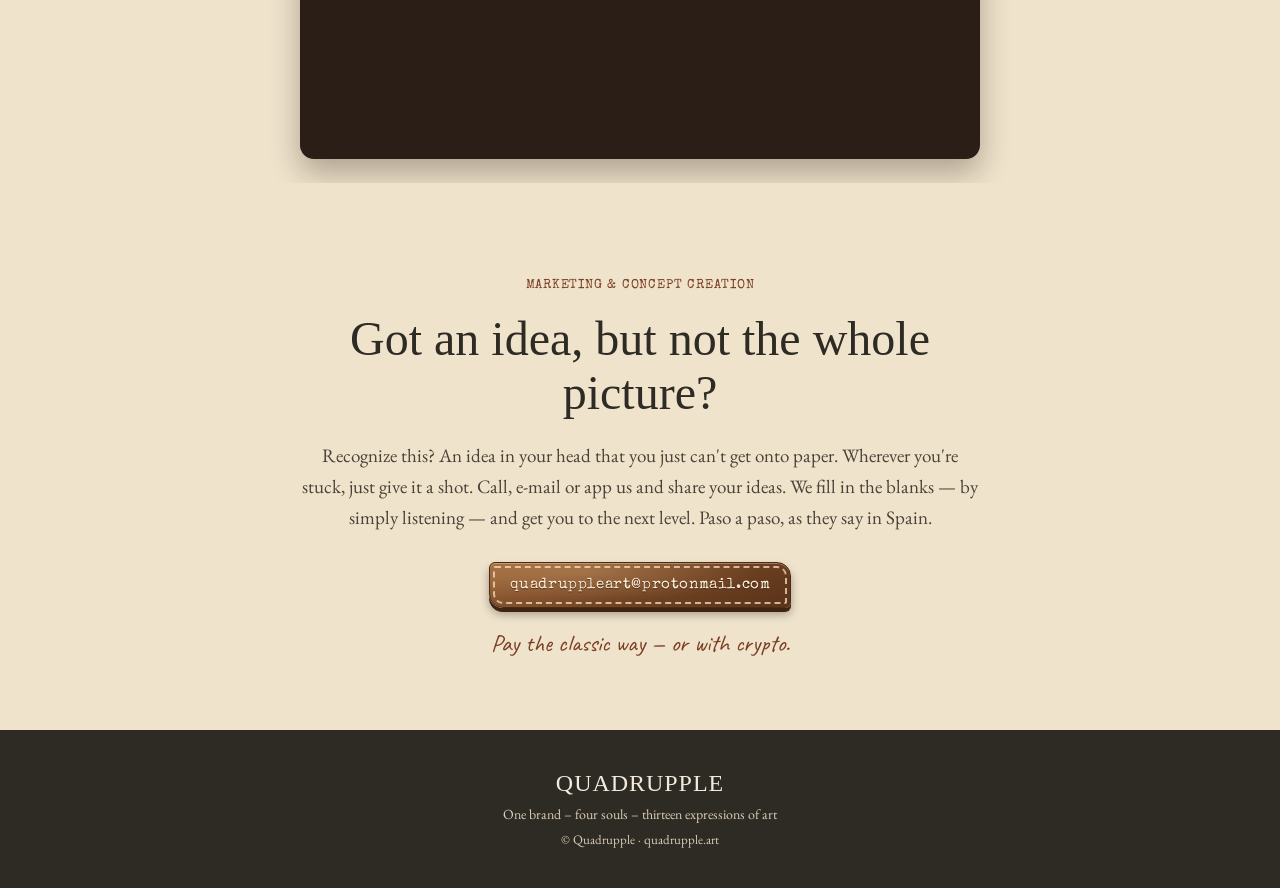
<file: craft.html>
<!doctype html>
<html lang="en">
<head>
<meta charset="utf-8">
<meta name="viewport" content="width=device-width, initial-scale=1">
<title>Quadrupple</title>
<link rel="preconnect" href="https://fonts.googleapis.com">
<link rel="preconnect" href="https://fonts.gstatic.com" crossorigin>
<link href="https://fonts.googleapis.com/css2?family=IM+Fell+English:ital@0;1&family=IM+Fell+English+SC&family=EB+Garamond:ital,wght@0,400;0,600;1,400&family=Caveat:wght@500;700&family=Special+Elite&family=Libre+Franklin:wght@400;500;600&display=swap" rel="stylesheet">
<link rel="stylesheet" href="assets/style.css?v=15">
</head>
<body>
<div id="page" class="cp"><main id="app"></main></div>
<script src="assets/lang.js?v=15"></script>
<script src="assets/craft.js?v=15"></script>
</body>
</html>
</file>
<file: assets/style.css>
/* Quadrupple – shared styles */
*{box-sizing:border-box}
html{scroll-behavior:smooth}
body{margin:0;background:#EFE3CC;color:#2E2A24;font-family:"EB Garamond",Georgia,serif;-webkit-font-smoothing:antialiased}
img{max-width:100%;display:block}
a{color:#7A3E22}
a:hover{color:#5A2C17}
.f-head{font-family:"IM Fell English",Georgia,serif;font-weight:400}
.f-brand{font-family:"IM Fell English SC",Georgia,serif;letter-spacing:.04em}
.f-label{font-family:"Special Elite",monospace;font-size:13px;letter-spacing:.06em;text-transform:uppercase}
.f-hand{font-family:Caveat,cursive}

/* music button */
.music{position:fixed;top:16px;right:16px;z-index:30;display:flex;align-items:center;gap:8px;min-height:44px;padding:0 16px;border:1px solid rgba(46,42,36,.35);border-radius:255px 15px 225px 15px/15px 225px 15px 255px;background:rgba(243,231,207,.95);color:#2E2A24;font-family:"Special Elite",monospace;font-size:14px;cursor:pointer}

/* hero */
.hero{position:relative;height:400vh}
.hero-stick{position:sticky;top:0;height:100vh;overflow:hidden;background:#EFE3CC}
.layer{position:absolute;inset:0;width:100%;height:100%;object-fit:cover;object-position:center 70%}
.hero-text{position:absolute;top:0;left:0;right:0;display:flex;flex-direction:column;align-items:center;gap:14px;padding:88px 24px 0;text-align:center;text-shadow:0 0 18px rgba(250,244,232,.9)}
.hero-text h1{margin:0;font-size:clamp(40px,9vw,88px);line-height:1;font-weight:400}
.slogan{margin:0;font-size:clamp(18px,3.4vw,28px);line-height:1.35;display:flex;flex-direction:column}
.slogan b{font-weight:600}
.hero-bottom{position:absolute;left:0;right:0;bottom:28px;display:flex;flex-direction:column;align-items:center;gap:6px}
.pill{background:rgba(250,244,232,.85);border-radius:999px;padding:2px 16px}
.stage{font-size:24px}
.scroll-hint{display:flex;align-items:center;gap:6px;padding:4px 12px;color:#4A4238}

/* welcome / contact */
.band{background:#EFE3CC;padding:96px 24px 110px}
.band-inner{max-width:680px;margin:0 auto;display:flex;flex-direction:column;gap:20px;text-align:center}
.band h2{margin:0;font-size:clamp(30px,5.4vw,48px);line-height:1.12}
.band p{margin:0}
.lead{font-size:19px;line-height:1.65;color:#4A4238}
.accent{color:#7A3E22}

/* walk */
.walk{position:relative}
.walk-stick{position:sticky;top:0;height:100vh;overflow:hidden;background:#2E2A24}
.walk-stick .layer{object-position:center 60%}
.cards{position:relative;z-index:2;margin-top:-100vh}
.slot{min-height:100vh;display:flex;align-items:flex-end;justify-content:center;padding:24px 16px 40px;filter:drop-shadow(0 14px 18px rgba(20,12,4,.45)) drop-shadow(0 3px 4px rgba(20,12,4,.35))}

/* paper card */
.paper{position:relative;isolation:isolate;max-width:520px;width:100%;padding:30px 28px 28px;display:flex;flex-direction:column;gap:10px;
 background:radial-gradient(ellipse at 18% 8%,rgba(255,255,255,.45),transparent 55%),radial-gradient(ellipse at 85% 95%,rgba(140,100,50,.22),transparent 55%),radial-gradient(ellipse at 50% 50%,#F5EAD3,#EADBBE);
 box-shadow:inset 0 0 46px rgba(110,70,30,.38),inset 0 0 8px rgba(90,55,20,.35);
 clip-path:polygon(0% 1.4%,5% .2%,11% 1.2%,18% 0%,26% 1.3%,34% .3%,43% 1.1%,51% 0%,60% 1.4%,68% .2%,77% 1.2%,85% .1%,93% 1.1%,100% .3%,99.6% 50%,100% 99%,94% 99.8%,86% 98.7%,78% 100%,69% 98.9%,61% 99.9%,52% 98.6%,44% 100%,35% 99%,27% 99.9%,19% 98.8%,10% 99.8%,3% 98.9%,0% 100%,.4% 50%)}
.paper.dark{background:radial-gradient(ellipse at 20% 10%,rgba(255,220,160,.12),transparent 55%),#2A231C;color:#F2EBDD}
.paper.dark .f-label{color:#E2B36A}
.paper .noise{position:absolute;inset:0;width:100%;height:100%;z-index:-1;pointer-events:none;mix-blend-mode:multiply;opacity:.55}
.paper h3{margin:0;font-size:31px;line-height:1.12}
.paper .sub{font-size:24px;line-height:1.2;color:#6B4A2E}
.paper.dark .sub{color:#E2B36A}
.paper .body{margin:0;font-size:18px;line-height:1.5;color:#3A342C}
.paper.dark .body{color:#E8DFCF}
.rows{display:flex;flex-direction:column;gap:8px;font-size:16px;line-height:1.45;color:#3A342C}
.row{display:flex;justify-content:space-between;gap:12px;border-top:1px dashed #B79F7A;padding-top:8px}
.row b{font-weight:600}
.row .p{white-space:nowrap}
.foot{display:flex;flex-wrap:wrap;align-items:center;justify-content:space-between;gap:12px;margin-top:4px}
.price{font-weight:700;font-size:30px;line-height:1}
.more{align-self:flex-start;display:inline-flex;align-items:center;gap:6px;min-height:44px;font-weight:700;font-size:26px;color:#7A3E22;text-decoration:underline wavy;text-underline-offset:6px}

/* buttons */
.btn{display:inline-flex;align-items:center;gap:10px;min-height:46px;padding:0 20px;text-decoration:none;font-family:"Special Elite",monospace;font-size:15px;letter-spacing:.04em;cursor:pointer}
.btn:active{transform:translateY(3px)}
.btn:hover{filter:brightness(1.08)}
.btn-leather{border-radius:6px 14px 6px 14px;border:1px solid #4A2C16;background:radial-gradient(ellipse at 30% 20%,rgba(255,210,150,.25),transparent 60%),linear-gradient(160deg,#9A6338,#6E4122 60%,#5A3319);outline:2px dashed rgba(246,226,190,.75);outline-offset:-6px;box-shadow:0 4px 0 #3E2412,0 6px 10px rgba(20,10,0,.35),inset 0 1px 0 rgba(255,230,190,.35);color:#FBEFD9;text-shadow:0 1px 0 rgba(40,20,5,.6)}
.btn-leather:hover{color:#FBEFD9}
.chip{display:inline-flex;align-items:center;min-height:48px;padding:0 22px;border-radius:255px 15px 225px 15px/15px 225px 15px 255px;border:2px dashed #7A3E22;color:#7A3E22;font-family:"Special Elite",monospace;text-decoration:none}
.crypto{font-size:24px;color:#7A3E22}

.quote{max-width:520px;width:100%;padding:32px 28px;text-align:center;display:flex;flex-direction:column;gap:10px;margin:0;color:#F2EBDD}
.quote .q{font-family:"IM Fell English",Georgia,serif;font-style:italic;font-size:26px;line-height:1.4;margin:0}
.quote .w{font-size:22px;color:#E2B36A;margin:0}

footer.site{background:#2E2A24;color:#D9CDB8;padding:40px 24px;text-align:center;display:flex;flex-direction:column;gap:8px;align-items:center}
footer.site .f-brand{font-size:24px;color:#F2EBDD}

/* ---------- craft pages ---------- */
.cp{--bg:#EFE3CC;--ink:#2E2A24;--muted:#4A4238;--accent:#7A3E22;--nav:#2A231C;--navink:#F2EBDD;--line:1px dashed #B79F7A;--ph:#B79F7A;background:var(--bg);color:var(--ink)}
.cp nav{display:flex;flex-wrap:wrap;align-items:center;justify-content:space-between;gap:12px;padding:16px 20px;background:var(--nav);color:var(--navink)}
.cp nav a{display:inline-flex;align-items:center;gap:8px;min-height:44px;color:var(--navink);text-decoration:none;font-family:"Special Elite",monospace;font-size:14px}
.cp nav .f-brand{font-size:22px}
.cp header{position:relative;min-height:78vh;display:flex;align-items:flex-end;overflow:hidden}
.cp header img{position:absolute;inset:0;width:100%;height:100%;object-fit:cover;object-position:center 55%}
.cp header .shade{position:absolute;inset:0;background:linear-gradient(180deg,rgba(15,12,8,0) 35%,rgba(15,12,8,.8) 100%)}
.cp header .t{position:relative;width:100%;max-width:760px;margin:0 auto;padding:32px 24px 44px;color:#F8F1E4;display:flex;flex-direction:column;gap:10px}
.cp header .f-label{color:#E2B36A}
.cp header h1{margin:0;font-size:clamp(36px,7vw,64px);line-height:1.05}
.cp header .s{margin:0;font-size:30px;line-height:1.15;color:#F2D9A8}
.cp section{max-width:1040px;margin:0 auto;padding:48px 20px 24px}
.cp .intro{max-width:680px;padding-top:64px;display:flex;flex-direction:column;gap:18px}
.cp .intro p{margin:0;font-size:21px;line-height:1.6}
.cp .intro p+p{font-size:18px;color:var(--muted)}
.cp h2{margin:0 0 22px;text-align:center;font-size:clamp(28px,5vw,42px)}
.grid{display:grid;grid-template-columns:repeat(auto-fit,minmax(220px,1fr));gap:22px}
.card{padding:26px 22px;display:flex;flex-direction:column;gap:8px}
.card .n{font-weight:700;font-size:40px;line-height:1;color:var(--accent)}
.card h3{margin:0;font-size:24px}
.card p{margin:0;font-size:17px;line-height:1.5;color:var(--muted)}
.ph{aspect-ratio:4/5;display:flex;align-items:center;justify-content:center;text-align:center;padding:16px;border:2px dashed var(--ph);color:var(--muted);font-family:"Special Elite",monospace;font-size:14px}
.photo{aspect-ratio:4/5;width:100%;object-fit:cover}
.pricebox{max-width:760px;margin:0 auto;padding:30px 28px;display:flex;flex-direction:column;gap:10px;font-size:18px}
.prow{display:flex;flex-wrap:wrap;justify-content:space-between;align-items:baseline;gap:8px;border-bottom:var(--line);padding-bottom:10px}
.prow:last-of-type{border-bottom:0;padding-bottom:0}
.prow b{font-weight:600}
.prow .pp{font-weight:700;font-size:26px}
.note{margin:6px 0 0;font-size:15px;color:var(--muted)}
.cta{max-width:680px!important;padding:56px 24px 88px!important;text-align:center;display:flex;flex-direction:column;align-items:center;gap:16px}
.cta p{margin:0;font-size:19px;line-height:1.6;color:var(--muted)}
.cp footer{background:var(--nav);color:var(--navink);padding:36px 24px;text-align:center;display:flex;flex-direction:column;gap:6px;align-items:center}

/* themes */
.t-rustic .card,.t-rustic .pricebox{background:radial-gradient(ellipse at 18% 8%,rgba(255,255,255,.45),transparent 55%),radial-gradient(ellipse at 50% 50%,#F5EAD3,#EADBBE);box-shadow:inset 0 0 36px rgba(110,70,30,.3),0 10px 18px rgba(20,12,4,.22)}
.t-charcoal{--bg:#E9E7E3;--ink:#1C1C1C;--muted:#3E3E3E;--accent:#4A4A4A;--nav:#161616;--navink:#EDEDED;--line:1px dashed #9A9A9A;--ph:#9A9A9A}
.t-charcoal .card,.t-charcoal .pricebox{background:radial-gradient(ellipse at 80% 90%,rgba(0,0,0,.10),transparent 55%),#FBFAF7;box-shadow:inset 0 0 30px rgba(0,0,0,.12),0 10px 16px rgba(0,0,0,.18)}
.t-charcoal .btn{border-radius:3px;border:2px solid #1C1C1C;background:#1C1C1C;box-shadow:4px 4px 0 #9A9A9A;color:#FAFAFA;outline:0;text-shadow:none}
.t-kitchen{--bg:#F3E6CF;--ink:#2E241C;--muted:#4E3F33;--accent:#9C3D1E;--nav:#3A2416;--navink:#F7E9D2;--line:1px dashed #C9A982;--ph:#C9A982}
.t-kitchen .card,.t-kitchen .pricebox{background:repeating-linear-gradient(180deg,transparent 0 27px,rgba(70,110,150,.22) 27px 28px),linear-gradient(90deg,transparent 38px,rgba(190,60,40,.35) 38px 39px,transparent 39px),#FFFBF2;box-shadow:inset 0 0 26px rgba(120,80,40,.18),0 10px 18px rgba(40,20,5,.22);padding-left:52px}
.t-office{--bg:#F4F1EA;--ink:#1E2A36;--muted:#3D4A57;--accent:#A07A3B;--nav:#1E2A36;--navink:#F4F1EA;--line:1px solid #E2DCCF;--ph:#B9B2A3;font-family:"Libre Franklin",system-ui,sans-serif}
.t-office .f-head{font-family:"EB Garamond",Georgia,serif;font-weight:600}
.t-office .f-hand,.t-office .card .n,.t-office .prow .pp{font-family:"EB Garamond",Georgia,serif}
.t-office .card,.t-office .pricebox{background:#fff;border-top:3px solid #A07A3B;border-radius:4px;box-shadow:0 10px 24px rgba(30,42,54,.10),0 1px 2px rgba(30,42,54,.10)}
.t-office .btn{border-radius:4px;border:1px solid #A07A3B;background:#1E2A36;box-shadow:0 6px 16px rgba(30,42,54,.25);color:#F4F1EA;outline:0;text-shadow:none;font-family:"Libre Franklin",system-ui,sans-serif;font-weight:500}
.t-tattoo{--bg:#F8F7F4;--ink:#111;--muted:#3A3A3A;--accent:#8B1E1E;--nav:#111;--navink:#F8F7F4;--line:1px solid #E4E1DA;--ph:#BDBDBD}
.t-tattoo .f-head{font-family:"IM Fell English SC",Georgia,serif}
.t-tattoo .card,.t-tattoo .pricebox{background:#fff;border:1.5px solid #111;box-shadow:6px 6px 0 #E4E1DA}
.t-tattoo .btn{border-radius:2px;border:2px solid #111;background:#111;box-shadow:4px 4px 0 #8B1E1E;color:#fff;outline:0;text-shadow:none}
.t-studio{--bg:#F6EFE4;--ink:#2A2420;--muted:#4A403A;--accent:#D9572B;--nav:#2F7F7A;--navink:#FFF8EE;--line:1px dashed #D2B79B;--ph:#D2B79B;font-family:"Libre Franklin",system-ui,sans-serif}
.t-studio .card,.t-studio .pricebox{background:#FFFDF8;border-radius:10px;box-shadow:0 12px 24px rgba(42,36,32,.14);border-top:8px solid #D9572B}
.t-studio .btn{border-radius:999px 12px 999px 12px;border:2px solid #2A2420;background:#D9572B;box-shadow:4px 4px 0 #2F7F7A;color:#FFFDF8;outline:0;text-shadow:none}
.tilt-1{transform:rotate(-.8deg)}.tilt-2{transform:rotate(.7deg)}.tilt-3{transform:rotate(-.5deg)}.tilt-4{transform:rotate(.6deg)}
.t-office [class*="tilt-"],.t-tattoo [class*="tilt-"]{transform:none}

/* language switch */
.langbar{position:fixed;top:16px;left:16px;z-index:30}
.langs{display:flex;gap:10px;align-items:center;padding:0;background:none;border:0}
.langs a{display:block;width:30px;height:20px;border-radius:3px;overflow:hidden;opacity:.55;box-shadow:0 1px 4px rgba(0,0,0,.35);transition:opacity .2s,transform .2s;text-decoration:none}
.langs a svg{display:block;width:100%;height:100%}
.langs a:hover{opacity:.9}
.langs a.on{opacity:1;transform:scale(1.15);box-shadow:0 0 0 2px rgba(251,239,217,.9),0 2px 6px rgba(0,0,0,.4)}
@media (max-width:520px){.langs{gap:8px}.langs a{width:27px;height:18px}.music span{display:none}}
.t-charcoal .photo{aspect-ratio:auto;height:auto;object-fit:contain;background:#fff}
.photo.pj{aspect-ratio:auto;height:auto;object-fit:contain}
.project{margin:0 0 44px}.project h3{margin:0 0 8px;font-size:26px}.project>p{margin:0 0 18px;max-width:720px}
@media (max-width:600px){.project .grid{grid-template-columns:1fr 1fr!important;gap:10px!important}.project figcaption{font-size:16px!important}}
.t-studio .photo{aspect-ratio:auto;height:auto;object-fit:contain}
.sublabel{margin:-4px 0 14px;font-size:22px;color:#5E554A}
.cp nav .langs a{display:block;min-height:0;width:27px;height:18px;padding:0}
.craft-frame{position:fixed;inset:0;width:100%;height:100%;border:0;z-index:40;background:#EFE3CC;display:none}
.craft-open,.craft-open body{overflow:hidden}
.craft-open .music{z-index:50;top:auto;bottom:16px}
.craft-open .langbar{display:none}

/* ---- materials per room: step cards ---- */
:root{
  --noise:url("data:image/svg+xml,%3Csvg xmlns='http://www.w3.org/2000/svg' width='220' height='220'%3E%3Cfilter id='n'%3E%3CfeTurbulence type='fractalNoise' baseFrequency='.85' numOctaves='3' stitchTiles='stitch'/%3E%3CfeColorMatrix values='0 0 0 0 0 0 0 0 0 0 0 0 0 0 0 0 0 0 .28 0'/%3E%3C/filter%3E%3Crect width='100%25' height='100%25' filter='url(%23n)'/%3E%3C/svg%3E");
  --sandwall:url("data:image/svg+xml,%3Csvg xmlns='http://www.w3.org/2000/svg' width='260' height='130'%3E%3Cg stroke='%23CDB48A' stroke-width='3'%3E%3Crect x='0' y='0' width='120' height='65' rx='6' fill='%23E9D7B4'/%3E%3Crect x='120' y='0' width='140' height='65' rx='6' fill='%23E3CDA4'/%3E%3Crect x='-60' y='65' width='130' height='65' rx='6' fill='%23E6D1AB'/%3E%3Crect x='70' y='65' width='120' height='65' rx='6' fill='%23EBDABA'/%3E%3Crect x='190' y='65' width='130' height='65' rx='6' fill='%23E1CA9F'/%3E%3C/g%3E%3C/svg%3E");
}
/* sandstone wall, very soft, behind the steps on the farm rooms */
.cp .steps{isolation:isolate}

/* leather workshop: a piece of stitched leather */
.c-leather .card{background:var(--noise),radial-gradient(ellipse at 25% 15%,#9A6236,transparent 60%),radial-gradient(ellipse at 80% 90%,#4E2A14,transparent 55%),#734222;border-radius:18px 26px 16px 22px;box-shadow:inset 0 0 30px rgba(0,0,0,.45),0 12px 20px rgba(30,15,5,.35);outline:2px dashed rgba(240,214,170,.55);outline-offset:-11px;padding:30px 26px}
.c-leather .card h3{color:#F7E6C6;text-shadow:0 1px 0 rgba(0,0,0,.55)}
.c-leather .card p{color:#EBD4AE;text-shadow:0 1px 0 rgba(0,0,0,.4)}
.c-leather .card .n{color:#E7B866;text-shadow:0 2px 0 rgba(0,0,0,.45)}

/* book workshop: old parchment page */
.c-books .card{background:var(--noise),radial-gradient(ellipse at 50% 45%,#F6E7C4 35%,#E2C48E 80%,#B98C52 110%);border-radius:3px;box-shadow:inset 0 0 40px rgba(120,70,20,.45),0 10px 18px rgba(40,20,5,.28)}
.c-books .card h3,.c-books .card p{color:#3E2A16}

/* charcoal studio: drawing paper with a strip of tape */
.c-charcoal .card{position:relative;background:radial-gradient(ellipse at 85% 85%,rgba(0,0,0,.09),transparent 50%),#F8F6F1;border-radius:1px;box-shadow:0 1px 2px rgba(0,0,0,.2),0 12px 18px rgba(0,0,0,.18);overflow:visible}
.c-charcoal .card::before{content:"";position:absolute;top:-10px;left:50%;width:84px;height:22px;transform:translateX(-50%) rotate(-3deg);background:rgba(232,222,196,.85);box-shadow:0 1px 2px rgba(0,0,0,.15)}
.c-charcoal .card .n{color:#222;text-shadow:1px 1px 3px rgba(0,0,0,.35)}

/* kitchen: recipe card pinned up, on a soft stone wall */
.c-cooking .card{background-image:repeating-linear-gradient(180deg,transparent 0 27px,rgba(70,110,150,.22) 27px 28px),linear-gradient(90deg,transparent 38px,rgba(190,60,40,.35) 38px 39px,transparent 39px);position:relative}
.c-cooking .card::before{content:"";position:absolute;top:10px;left:50%;width:14px;height:14px;margin-left:-7px;border-radius:50%;background:radial-gradient(circle at 35% 35%,#E8735A,#9C3D1E);box-shadow:0 2px 3px rgba(0,0,0,.35)}

/* marketing studio: kraft paper */
.c-marketing .card{background:var(--noise),radial-gradient(ellipse at 30% 20%,#D9B98E,transparent 60%),#C6A06F;border-top:0;border-radius:4px;box-shadow:inset 0 0 26px rgba(90,55,20,.35),0 12px 20px rgba(42,36,32,.2)}
.c-marketing .card h3,.c-marketing .card p{color:#2E2216}
.c-marketing .card .n{color:#B23F14}

/* leather room: real workbench photo behind the steps */
.c-leather .steps{max-width:none;padding:56px 20px 48px;background:linear-gradient(rgba(20,12,6,.25),rgba(20,12,6,.25)),url(../images/bg-leather-bench.jpg) center/cover}
.c-leather .steps>*{max-width:1000px;margin-left:auto;margin-right:auto}
.c-leather .steps h2{color:#F7E6C6;text-shadow:0 2px 6px rgba(0,0,0,.7)}
.c-leather .card{background:linear-gradient(rgba(40,20,8,.35),rgba(40,20,8,.35)),url(../images/tex-leather.jpg) center/cover;box-shadow:inset 0 0 22px 6px rgba(35,15,4,.65),0 14px 22px rgba(10,5,2,.5)}
.c-leather .card.tilt-2{background-position:0 0,20% 70%}.c-leather .card.tilt-3{background-position:0 0,80% 20%}.c-leather .card.tilt-4{background-position:0 0,60% 90%}

/* kitchen: real countertop photo + recipe paper cards */
.c-cooking .steps{max-width:none;padding:56px 20px 48px;background:linear-gradient(rgba(30,18,8,.18),rgba(30,18,8,.18)),url(../images/bg-kitchen-counter.jpg) center/cover}
.c-cooking .steps>*{max-width:1000px;margin-left:auto;margin-right:auto}
.c-cooking .steps h2{color:#FFF6E6;text-shadow:0 2px 8px rgba(0,0,0,.75)}
.c-cooking .card{background:linear-gradient(90deg,transparent 38px,rgba(190,60,40,.4) 38px 39px,transparent 39px),url(../images/tex-recipe-paper.jpg) center/cover;box-shadow:0 2px 3px rgba(0,0,0,.2),0 14px 22px rgba(30,15,5,.35)}
.c-cooking .card.tilt-2{background-position:0 0,30% 70%}.c-cooking .card.tilt-3{background-position:0 0,70% 30%}.c-cooking .card.tilt-4{background-position:0 0,50% 95%}
.c-cooking .card{background-image:linear-gradient(90deg,transparent 38px,rgba(190,60,40,.4) 38px 39px,transparent 39px),linear-gradient(rgba(196,150,84,.22),rgba(196,150,84,.22)),url(../images/tex-recipe-paper.jpg);background-size:auto,auto,cover;box-shadow:inset 0 0 26px rgba(130,85,30,.35),0 2px 3px rgba(0,0,0,.2),0 14px 22px rgba(30,15,5,.35)}
.c-cooking .card.tilt-2{background-position:0 0,0 0,30% 70%}.c-cooking .card.tilt-3{background-position:0 0,0 0,70% 30%}.c-cooking .card.tilt-4{background-position:0 0,0 0,50% 95%}
.c-cooking .steps{background:linear-gradient(rgba(35,20,8,.48),rgba(35,20,8,.48)),url(../images/bg-kitchen-counter.jpg) center/cover}
.c-cooking .card{background-image:linear-gradient(90deg,transparent 38px,rgba(190,60,40,.4) 38px 39px,transparent 39px),linear-gradient(rgba(255,252,244,.25),rgba(255,252,244,.25)),url(../images/tex-recipe-paper.jpg);box-shadow:inset 0 0 18px rgba(130,85,30,.22),0 2px 3px rgba(0,0,0,.3),0 16px 26px rgba(10,5,2,.5)}
/* charcoal studio: real drawing table + drawing paper */
.c-charcoal .steps{max-width:none;padding:56px 20px 48px;background:linear-gradient(rgba(25,20,15,.38),rgba(25,20,15,.38)),url(../images/bg-drawing-table.jpg) center/cover}
.c-charcoal .steps>*{max-width:1000px;margin-left:auto;margin-right:auto}
.c-charcoal .steps h2{color:#FAF7F0;text-shadow:0 2px 8px rgba(0,0,0,.75)}
.c-charcoal .card{background:url(../images/tex-drawing-paper.jpg) center/cover;box-shadow:0 1px 2px rgba(0,0,0,.3),0 16px 24px rgba(10,6,2,.45)}
.c-charcoal .card.tilt-2{background-position:20% 20%}.c-charcoal .card.tilt-3{background-position:80% 85%}.c-charcoal .card.tilt-4{background-position:30% 60%}
.c-books .card{background:url(../images/tex-parchment.jpg) center/cover;box-shadow:inset 0 0 20px rgba(110,60,15,.35),0 14px 22px rgba(40,20,5,.35)}
.c-books .card.tilt-2{background-position:15% 25%}.c-books .card.tilt-3{background-position:85% 80%}.c-books .card.tilt-4{background-position:40% 95%}

/* book workshop: real bookbinder's bench + parchment */
.c-books .steps{max-width:none;padding:56px 20px 48px;background:linear-gradient(rgba(20,12,6,.2),rgba(20,12,6,.2)),url(../images/bg-bookbinder-bench.jpg) center/cover}
.c-books .steps>*{max-width:1000px;margin-left:auto;margin-right:auto}
.c-books .steps h2{color:#F6E7C6;text-shadow:0 2px 8px rgba(0,0,0,.75)}
/* marketing studio: real designer's desk + kraft cards */
.c-marketing .steps{max-width:none;padding:56px 20px 48px;background:linear-gradient(rgba(40,28,18,.3),rgba(40,28,18,.3)),url(../images/bg-design-desk.jpg) center/cover}
.c-marketing .steps>*{max-width:1000px;margin-left:auto;margin-right:auto}
.c-marketing .steps h2{color:#FFF8EE;text-shadow:0 2px 8px rgba(0,0,0,.7)}
.c-marketing .card{box-shadow:inset 0 0 26px rgba(90,55,20,.35),0 16px 24px rgba(20,12,6,.4)}
.c-marketing .card{background:url(../images/tex-kraft.jpg) center/cover;box-shadow:inset 0 0 22px rgba(90,55,20,.3),0 16px 24px rgba(20,12,6,.45)}
.c-marketing .card.tilt-2{background-position:20% 30%}.c-marketing .card.tilt-3{background-position:80% 70%}.c-marketing .card.tilt-4{background-position:40% 95%}
.brands{padding-bottom:8px}
.brandrow{display:flex;flex-wrap:wrap;gap:12px;justify-content:center}
.brandrow figure{margin:0;width:min(260px,41vw)}
.brandrow img{display:block;width:100%;height:auto;border-radius:6px;box-shadow:0 10px 22px rgba(30,15,5,.3)}
.playlist{max-width:720px;margin:0 auto;padding:64px 20px 24px;text-align:center}
.playlist h2{margin:6px 0 4px}
.playlist .sub{font-size:24px;margin:0 0 6px}
.playlist .pl-text{margin:0 0 20px}
.playlist .spotify{display:block;border:0;border-radius:14px;box-shadow:0 14px 30px rgba(30,15,5,.3);background:#2b1e16}
</file>
